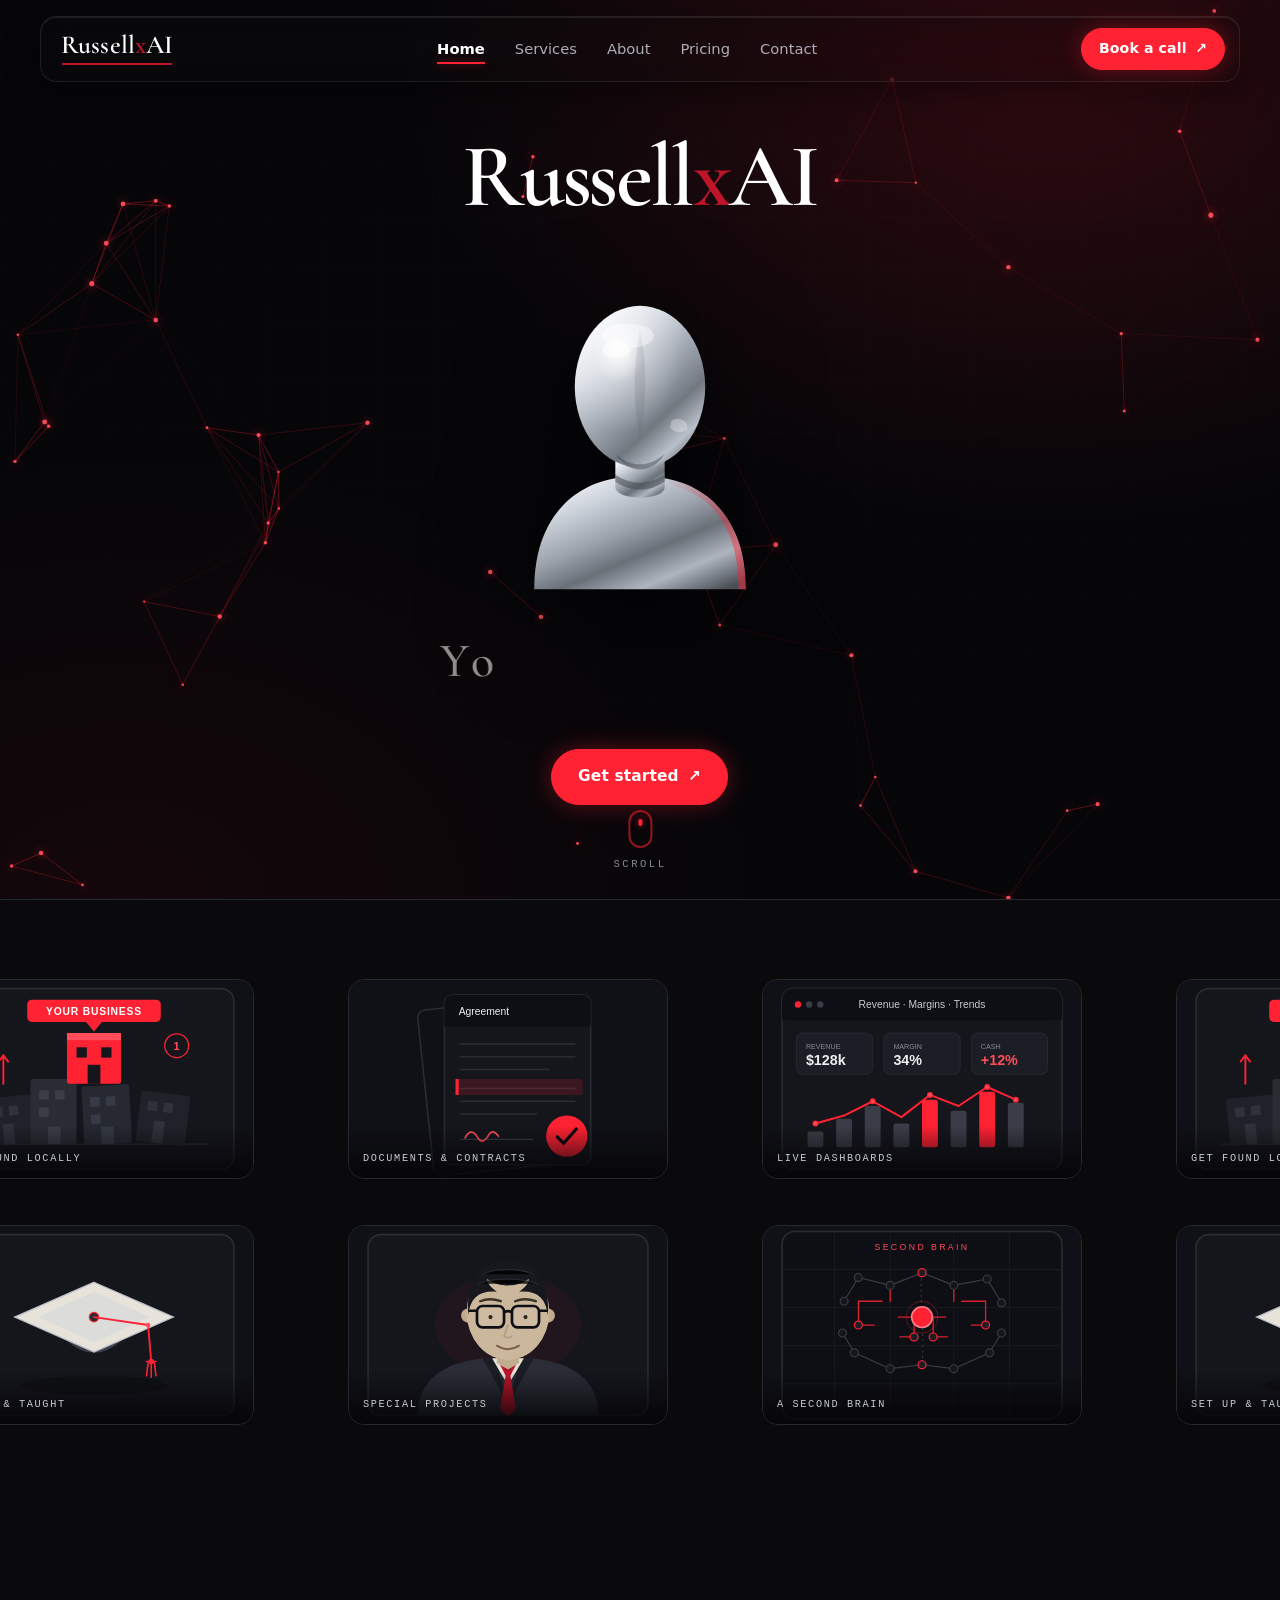
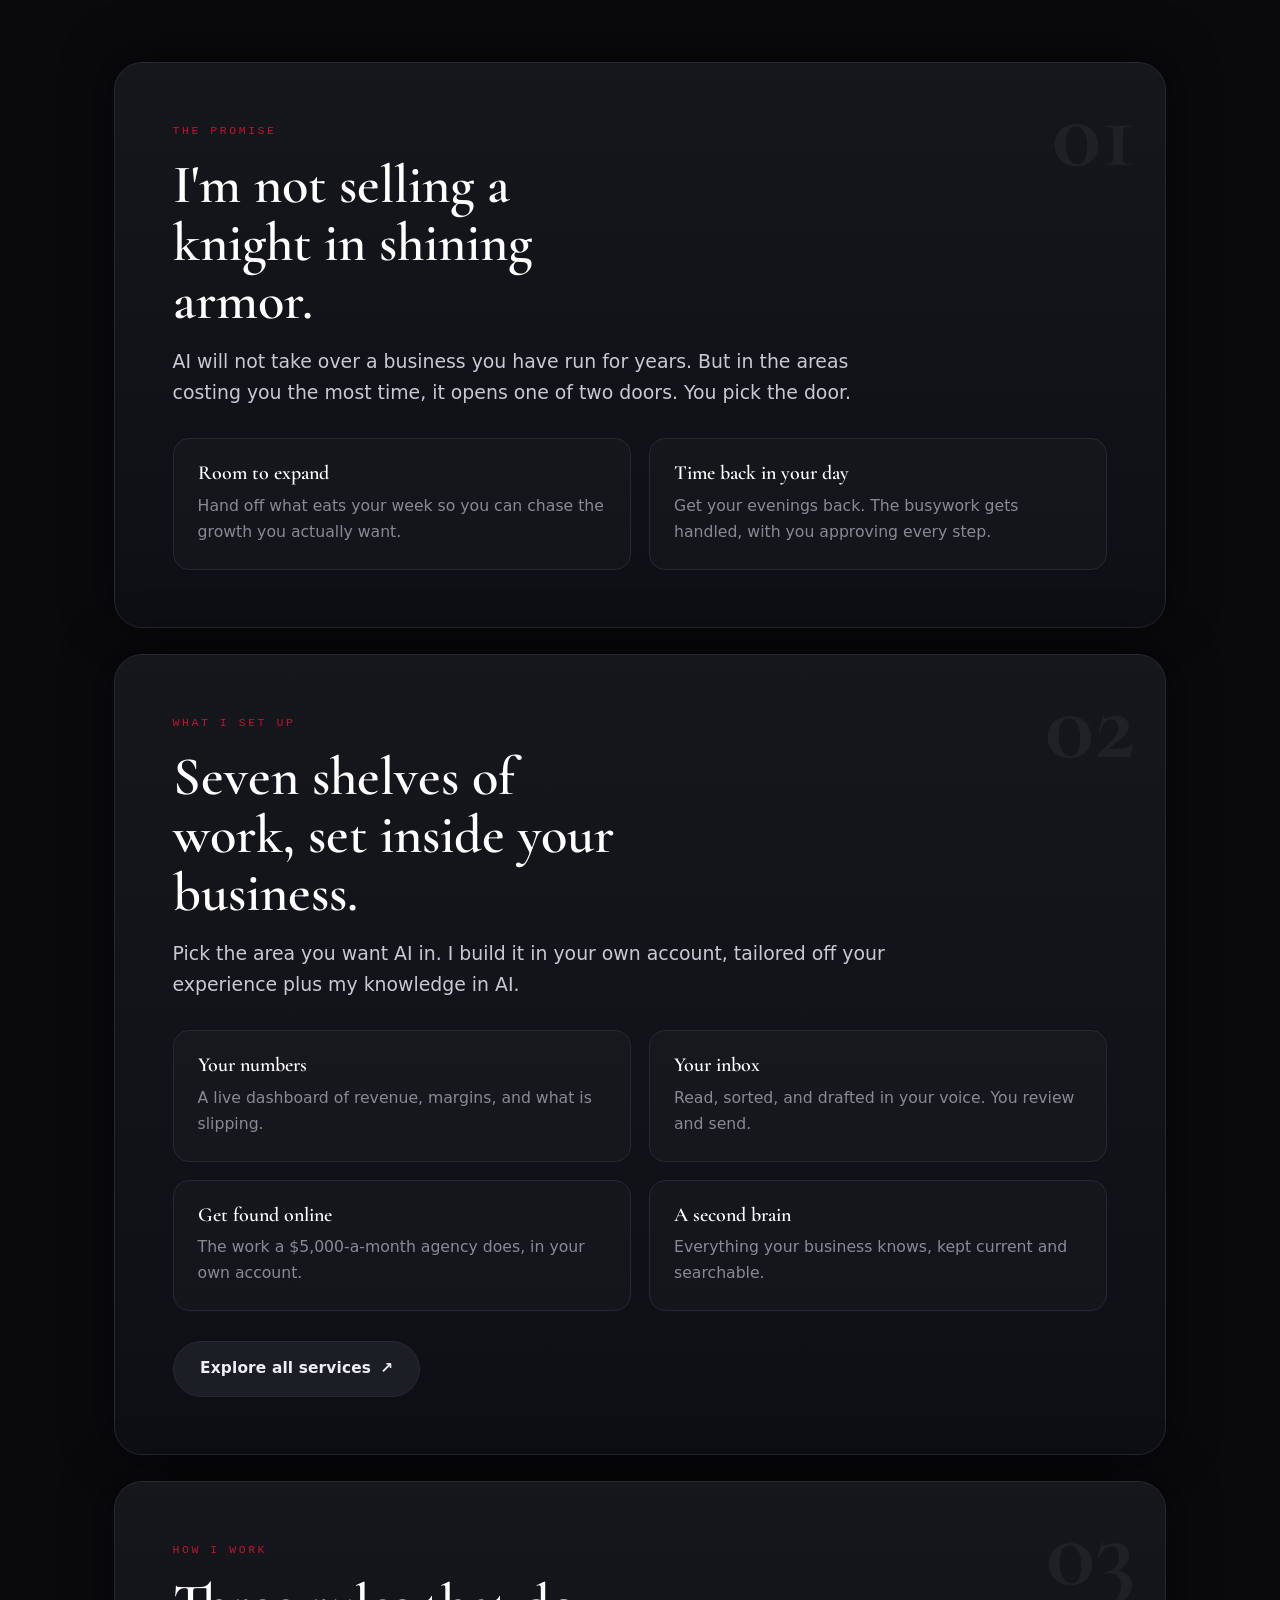
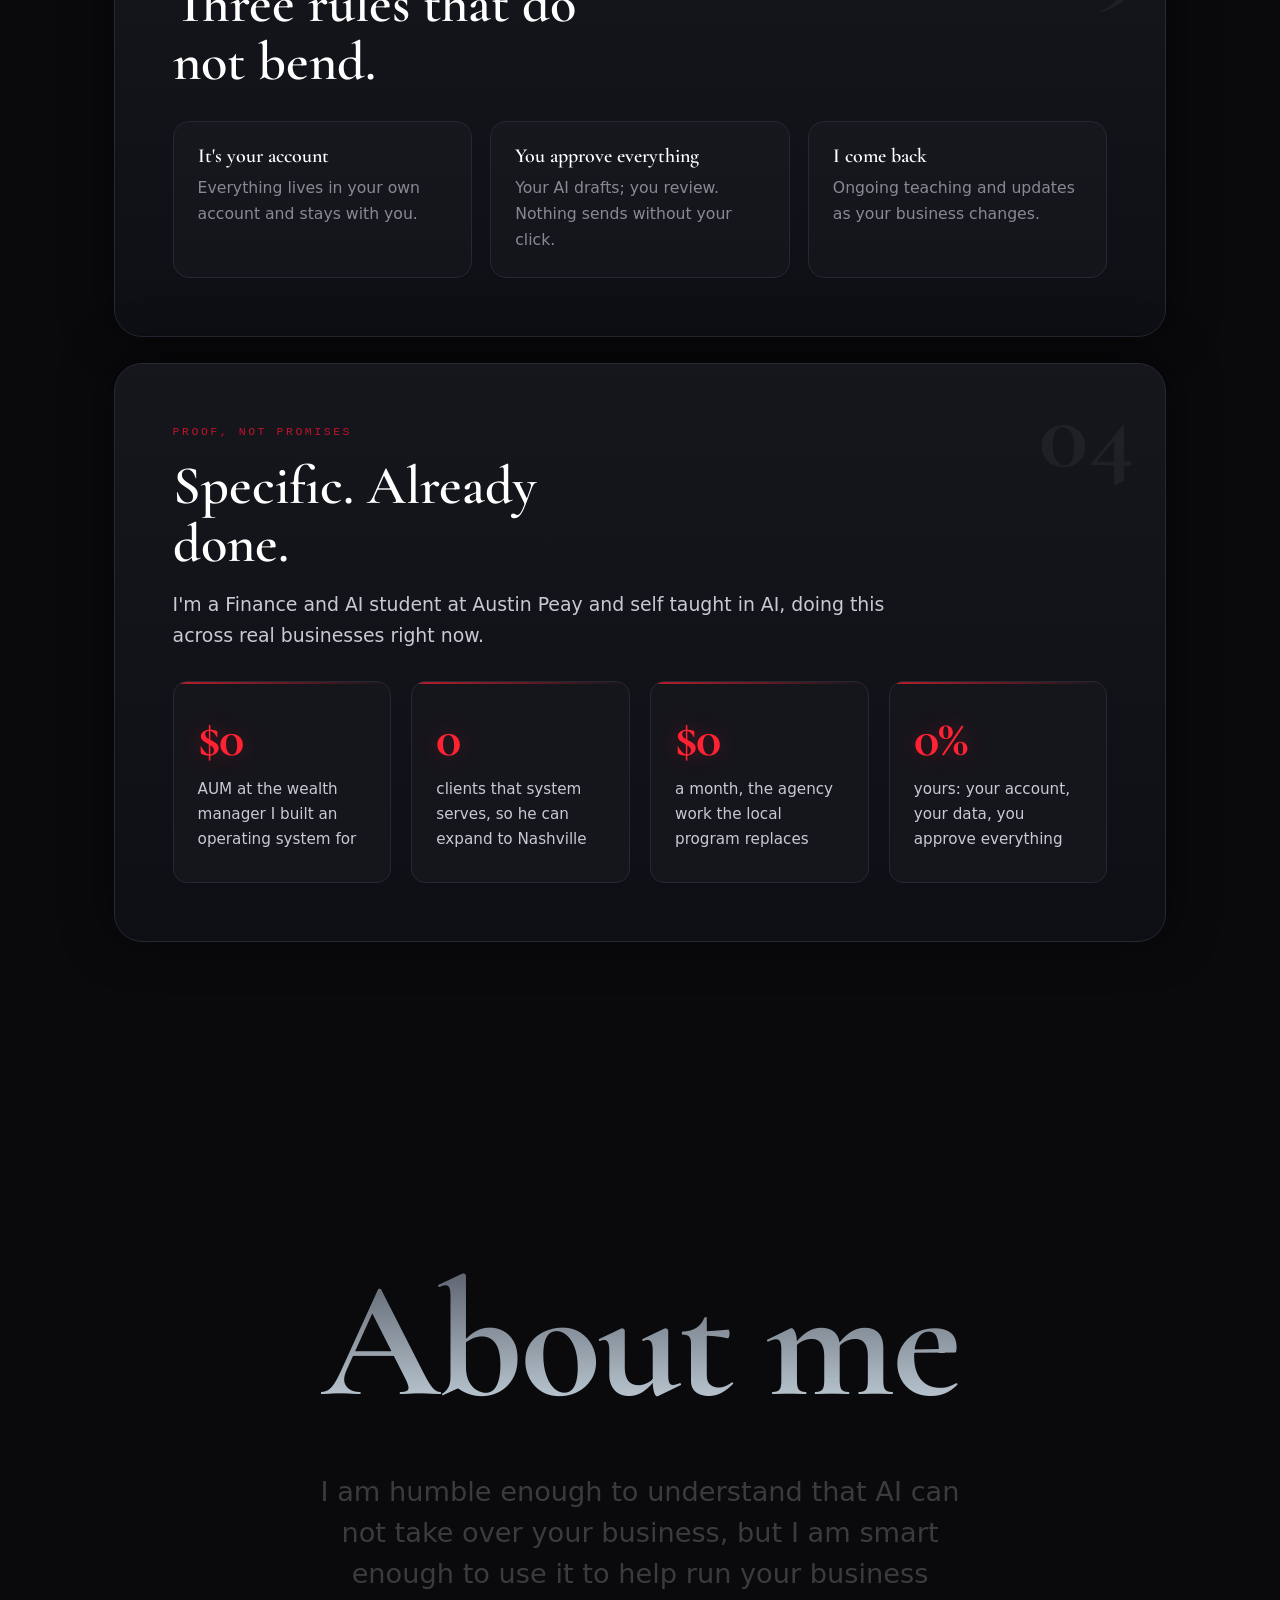
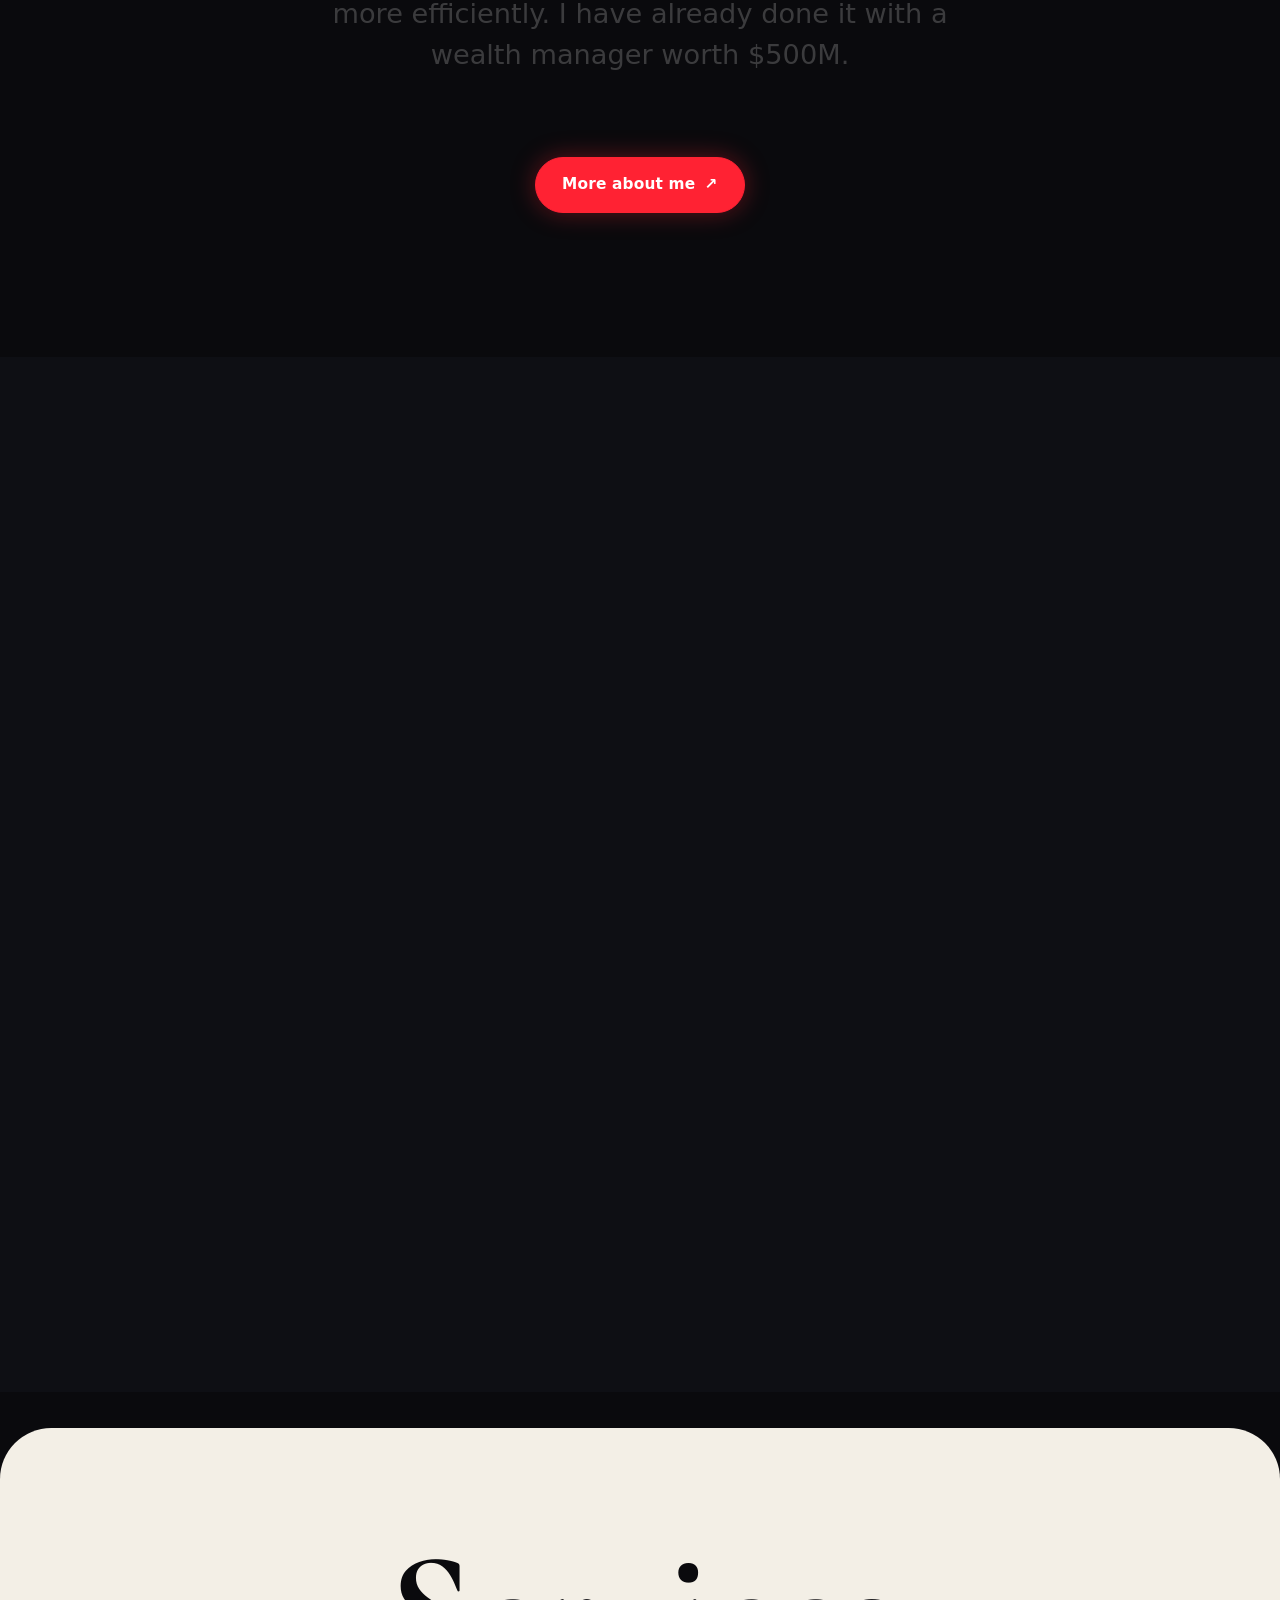
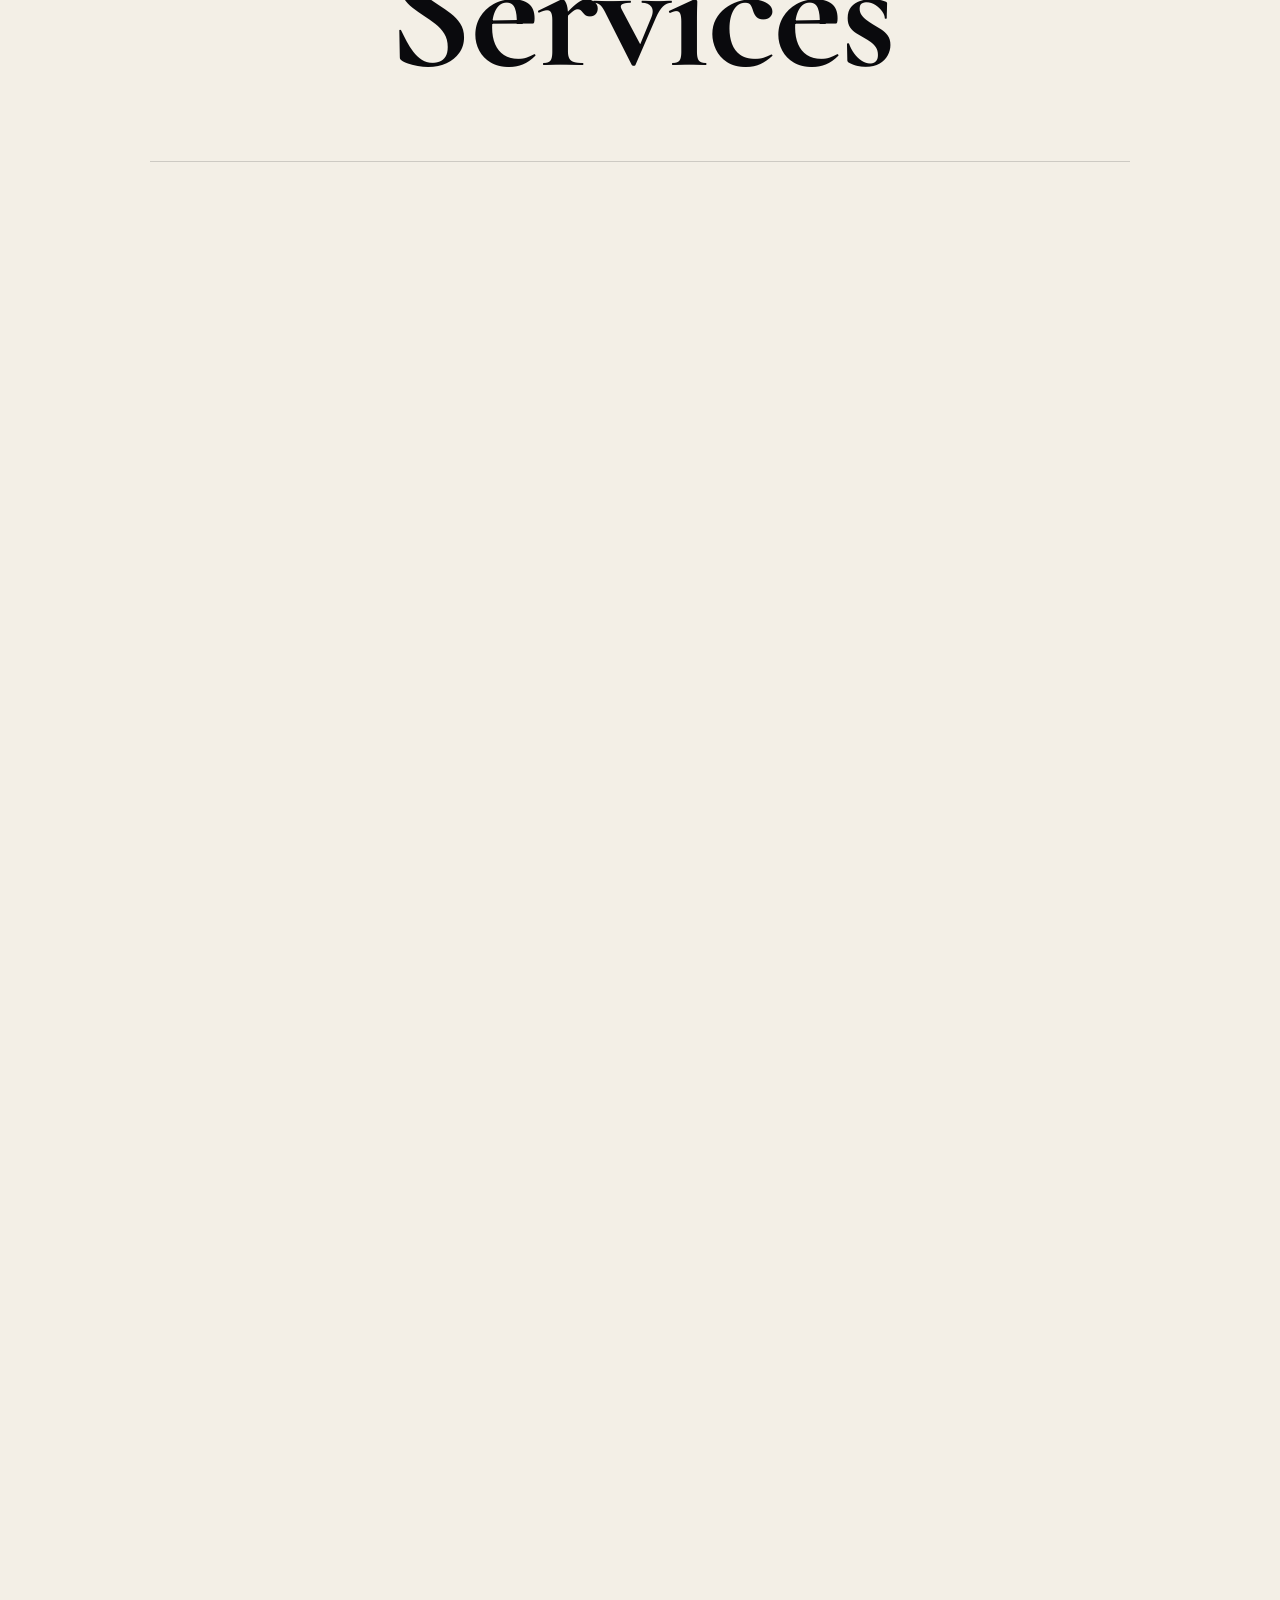
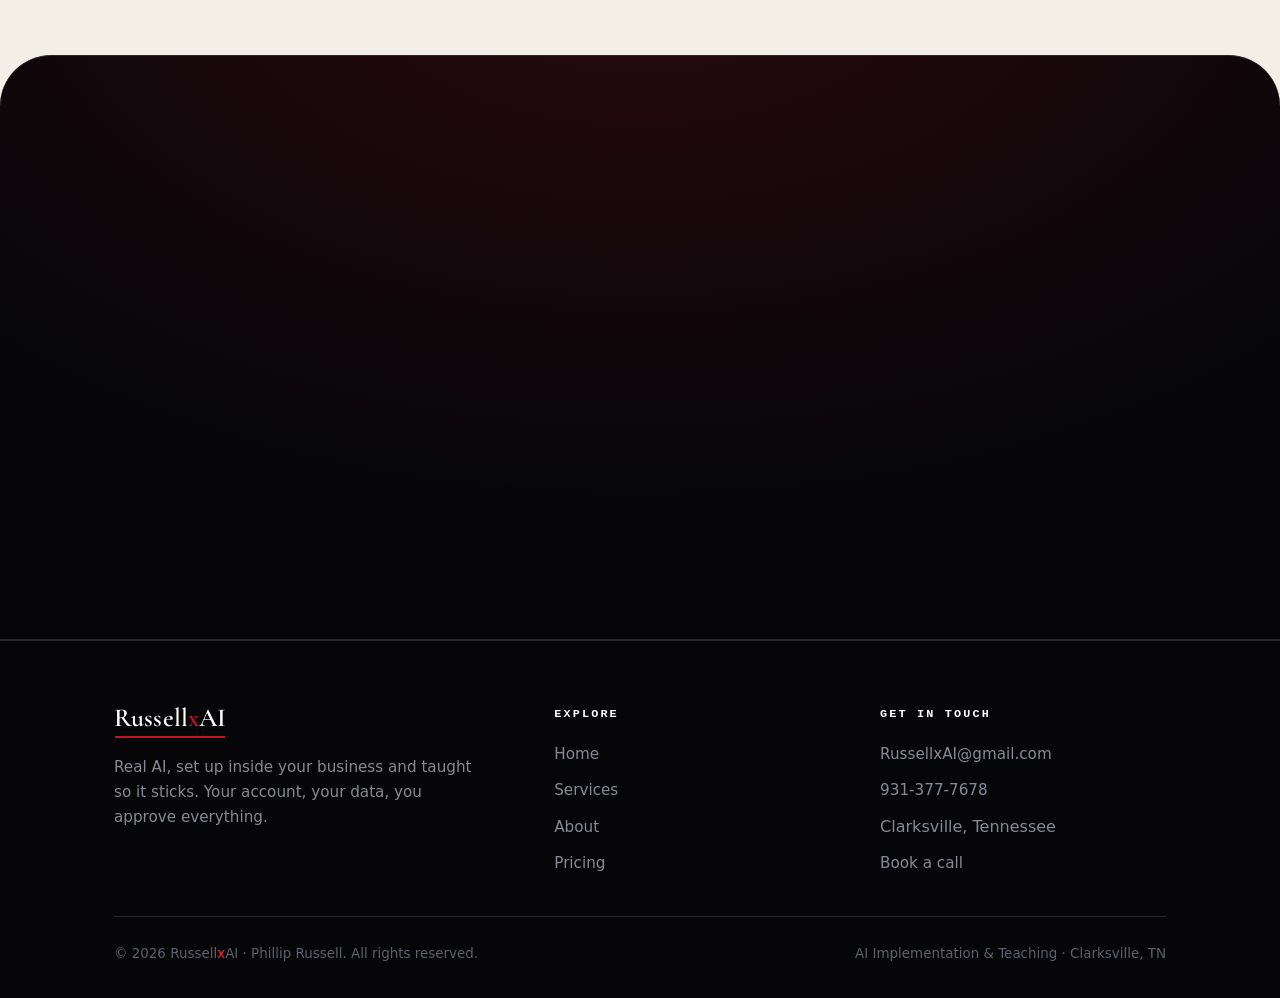
<file: index.html>
﻿<!DOCTYPE html>
<html lang="en">
<head>
<meta charset="utf-8">
<meta name="viewport" content="width=device-width, initial-scale=1">
<meta http-equiv="Content-Security-Policy" content="default-src 'self'; img-src 'self' data:; style-src 'self'; script-src 'self'; font-src 'self'; connect-src 'self' https://formspree.io; form-action 'self' https://formspree.io; base-uri 'self'; frame-ancestors 'none'; object-src 'none'; upgrade-insecure-requests">
<meta http-equiv="X-Content-Type-Options" content="nosniff">
<meta name="referrer" content="strict-origin-when-cross-origin">

<title>RussellxAI, AI Implementation &amp; Teaching for Clarksville, TN Businesses</title>
<meta name="description" content="RussellxAI brings real AI into Clarksville, Tennessee small businesses, set up inside your own account, tailored to how you already work, and taught until your team owns it. Founded by Phillip Russell. Setup $500, partnership $750/month.">
<meta name="keywords" content="AI for small business Clarksville TN, AI implementation Clarksville, AI consultant Clarksville Tennessee, AI automation, local SEO Clarksville, second brain, RussellxAI, Phillip Russell">
<meta name="author" content="Phillip Russell, RussellxAI">
<link rel="canonical" href="https://philruss11.github.io/russellxai/">
<meta name="theme-color" content="#0a0a0d">
<meta name="geo.region" content="US-TN">
<meta name="geo.placename" content="Clarksville, Tennessee">
<meta name="geo.position" content="36.5298;-87.3595">
<meta name="ICBM" content="36.5298, -87.3595">

<meta property="og:type" content="website">
<meta property="og:site_name" content="RussellxAI">
<meta property="og:title" content="RussellxAI, AI Implementation &amp; Teaching · Clarksville, TN">
<meta property="og:description" content="Real AI, set up inside your business and taught so it sticks. Built for Clarksville, Tennessee owners by Phillip Russell.">
<meta property="og:url" content="https://philruss11.github.io/russellxai/">
<meta property="og:image" content="https://philruss11.github.io/russellxai/assets/img/og-image.png">
<meta property="og:image:width" content="1200">
<meta property="og:image:height" content="630">
<meta name="twitter:card" content="summary_large_image">
<meta name="twitter:title" content="RussellxAI, AI Implementation &amp; Teaching · Clarksville, TN">
<meta name="twitter:description" content="Real AI, set up inside your business and taught so it sticks. Built for Clarksville, Tennessee.">
<meta name="twitter:image" content="https://philruss11.github.io/russellxai/assets/img/og-image.png">

<link rel="icon" type="image/svg+xml" href="assets/img/favicon.svg">
<link rel="apple-touch-icon" href="assets/img/favicon.svg">
<link rel="preload" as="style" href="assets/css/styles.css">
<link rel="stylesheet" href="assets/css/styles.css">

<script type="application/ld+json">
{
  "@context":"https://schema.org",
  "@type":"ProfessionalService",
  "@id":"https://philruss11.github.io/russellxai/#business",
  "name":"RussellxAI",
  "alternateName":"Russell x AI",
  "description":"AI implementation and teaching for small businesses, set up inside the client's own account, tailored to their work, and taught until it sticks. Serving Clarksville, Tennessee and the surrounding area.",
  "url":"https://philruss11.github.io/russellxai/",
  "email":"RussellxAI@gmail.com",
  "telephone":"+1-931-377-7678",
  "founder":{"@type":"Person","name":"Phillip Russell","jobTitle":"Founder & AI Engineer","alumniOf":"Austin Peay State University"},
  "areaServed":[
    {"@type":"City","name":"Clarksville","containedInPlace":{"@type":"State","name":"Tennessee"}},
    {"@type":"City","name":"Nashville","containedInPlace":{"@type":"State","name":"Tennessee"}}
  ],
  "address":{"@type":"PostalAddress","addressLocality":"Clarksville","addressRegion":"TN","addressCountry":"US"},
  "geo":{"@type":"GeoCoordinates","latitude":36.5298,"longitude":-87.3595},
  "priceRange":"$500 setup + $750/month",
  "knowsAbout":["AI implementation","Business automation","Local SEO","Financial dashboards","Second brain knowledge systems","AI training"],
  "makesOffer":[
    {"@type":"Offer","itemOffered":{"@type":"Service","name":"AI setup & teaching"},"price":"500","priceCurrency":"USD","description":"One-time setup inside your own account."},
    {"@type":"Offer","itemOffered":{"@type":"Service","name":"Ongoing AI partnership"},"price":"750","priceCurrency":"USD","description":"Monthly teaching and updates as your business changes."}
  ],
  "sameAs":[]
}
</script>
</head>
<body id="top" class="is-home">

<div class="progress" id="progress" aria-hidden="true"></div>

<!-- ============ NAV ============ -->
<header class="nav" id="nav">
  <a class="brand" href="index.html" aria-label="RussellxAI home">
    <img class="mark" src="assets/img/favicon.svg" alt="" width="30" height="30">
    Russell<span class="x">x</span>AI
  </a>
  <nav aria-label="Primary">
    <ul class="nav-links">
      <li><a href="index.html" class="active" aria-current="page">Home</a></li>
      <li><a href="services.html">Services</a></li>
      <li><a href="about.html">About</a></li>
      <li><a href="pricing.html">Pricing</a></li>
      <li><a href="contact.html">Contact</a></li>
    </ul>
  </nav>
  <div class="nav-cta">
    <a class="btn btn--gold nav-book" href="contact.html">Book a call <span class="arrow">↗</span></a>
    <button class="nav-toggle" id="navToggle" aria-label="Open menu" aria-expanded="false">
      <span></span><span></span><span></span>
    </button>
  </div>
</header>

<!-- ============ HERO ============ -->
<section class="hero hero--min" aria-label="RussellxAI">
  <canvas class="hero__canvas" id="heroCanvas" aria-hidden="true"></canvas>
  <div class="hero__veil" aria-hidden="true"></div>
  <div class="container hero__inner">
    <h1 class="hero__brand reveal in">Russell<span class="x">x</span>AI</h1>
    <div class="hero__chrome" id="heroChrome" aria-hidden="true"><img src="assets/img/chrome-human.svg" alt="" width="320" height="380" loading="eager"></div>
    <p class="hero__tagline char-head">Your business <span class="accent">+</span> AI</p>
    <div class="hero__actions reveal in" data-delay="2">
      <span class="magnetic"><a class="btn btn--gold" href="contact.html">Get started <span class="arrow">↗</span></a></span>
    </div>
  </div>
  <a href="#marquee" class="hero__scroll" aria-label="Scroll down">
    <span class="mouse"></span>
    Scroll
  </a>
</section>

<!-- ============ MARQUEE ============ -->
<section class="marquee" id="marquee" aria-label="What I build" aria-hidden="true">
  <div class="marquee__row" id="mrow1">
    <figure class="marquee__tile"><img src="assets/img/svc-numbers.svg" alt="" loading="lazy"><figcaption>Live dashboards</figcaption></figure>
    <figure class="marquee__tile"><img src="assets/img/svc-marketing.svg" alt="" loading="lazy"><figcaption>Get found locally</figcaption></figure>
    <figure class="marquee__tile"><img src="assets/img/svc-documents.svg" alt="" loading="lazy"><figcaption>Documents &amp; contracts</figcaption></figure>
  </div>
  <div class="marquee__row" id="mrow2">
    <figure class="marquee__tile"><img src="assets/img/svc-brain.svg" alt="" loading="lazy"><figcaption>A second brain</figcaption></figure>
    <figure class="marquee__tile"><img src="assets/img/svc-setup.svg" alt="" loading="lazy"><figcaption>Set up &amp; taught</figcaption></figure>
    <figure class="marquee__tile"><img src="assets/img/svc-advisory.svg" alt="" loading="lazy"><figcaption>Special projects</figcaption></figure>
  </div>
</section>

<!-- ============ STICKY-STACKING STORY ============ -->
<section class="section section--tight" aria-label="The story">
  <div class="container">
    <p class="eyebrow reveal">How it works</p>
    <h2 class="section-title reveal" data-delay="1">Scroll through it.</h2>
    <div class="stack" id="stack">

      <div class="stack__item"><article class="panel">
        <span class="panel__num">01</span>
        <div class="panel__tag">The promise</div>
        <h2>I'm not selling a knight in shining armor.</h2>
        <p>AI will not take over a business you have run for years. But in the areas costing you the most time, it opens one of two doors. You pick the door.</p>
        <div class="panel__grid">
          <div class="panel__cell"><h4>Room to expand</h4><p>Hand off what eats your week so you can chase the growth you actually want.</p></div>
          <div class="panel__cell"><h4>Time back in your day</h4><p>Get your evenings back. The busywork gets handled, with you approving every step.</p></div>
        </div>
      </article></div>

      <div class="stack__item"><article class="panel">
        <span class="panel__num">02</span>
        <div class="panel__tag">What I set up</div>
        <h2>Seven shelves of work, set inside your business.</h2>
        <p>Pick the area you want AI in. I build it in your own account, tailored off your experience plus my knowledge in AI.</p>
        <div class="panel__grid">
          <div class="panel__cell"><h4>Your numbers</h4><p>A live dashboard of revenue, margins, and what is slipping.</p></div>
          <div class="panel__cell"><h4>Your inbox</h4><p>Read, sorted, and drafted in your voice. You review and send.</p></div>
          <div class="panel__cell"><h4>Get found online</h4><p>The work a $5,000-a-month agency does, in your own account.</p></div>
          <div class="panel__cell"><h4>A second brain</h4><p>Everything your business knows, kept current and searchable.</p></div>
        </div>
        <div class="actions-row"><a class="btn" href="services.html">Explore all services <span class="arrow">↗</span></a></div>
      </article></div>

      <div class="stack__item"><article class="panel">
        <span class="panel__num">03</span>
        <div class="panel__tag">How I work</div>
        <h2>Three rules that do not bend.</h2>
        <div class="panel__grid panel__grid--three">
          <div class="panel__cell"><h4>It's your account</h4><p>Everything lives in your own account and stays with you.</p></div>
          <div class="panel__cell"><h4>You approve everything</h4><p>Your AI drafts; you review. Nothing sends without your click.</p></div>
          <div class="panel__cell"><h4>I come back</h4><p>Ongoing teaching and updates as your business changes.</p></div>
        </div>
      </article></div>

      <div class="stack__item"><article class="panel">
        <span class="panel__num">04</span>
        <div class="panel__tag">Proof, not promises</div>
        <h2>Specific. Already done.</h2>
        <p>I'm a Finance and AI student at Austin Peay and self taught in AI, doing this across real businesses right now.</p>
        <div class="proof-grid">
          <div class="stat"><div class="stat__num" data-count="500" data-prefix="$" data-suffix="M">$0</div><div class="stat__label">AUM at the wealth manager I built an operating system for</div></div>
          <div class="stat"><div class="stat__num" data-count="400" data-suffix="+">0</div><div class="stat__label">clients that system serves, so he can expand to Nashville</div></div>
          <div class="stat"><div class="stat__num" data-count="5000" data-prefix="$" data-format="comma">$0</div><div class="stat__label">a month, the agency work the local program replaces</div></div>
          <div class="stat"><div class="stat__num" data-count="100" data-suffix="%">0%</div><div class="stat__label">yours: your account, your data, you approve everything</div></div>
        </div>
      </article></div>

    </div>
  </div>
</section>

<!-- ============ ABOUT (scroll-reveal text) ============ -->
<section class="about-sec" aria-label="About me">
  <img class="about-sec__deco deco-tl reveal" src="assets/img/svc-brain.svg" alt="" aria-hidden="true" loading="lazy">
  <img class="about-sec__deco deco-tr reveal" src="assets/img/svc-numbers.svg" alt="" aria-hidden="true" loading="lazy">
  <img class="about-sec__deco deco-bl reveal" src="assets/img/svc-setup.svg" alt="" aria-hidden="true" loading="lazy">
  <img class="about-sec__deco deco-br reveal" src="assets/img/svc-marketing.svg" alt="" aria-hidden="true" loading="lazy">
  <div class="container about-sec__inner">
    <h2 class="huge grad-text">About me</h2>
    <p class="animated-text">I am humble enough to understand that AI can not take over your business, but I am smart enough to use it to help run your business more efficiently. I have already done it with a wealth manager worth $500M.</p>
    <span class="magnetic"><a class="btn btn--gold" href="about.html">More about me <span class="arrow">↗</span></a></span>
  </div>
</section>

<!-- ============ UI/UX PRINCIPLES ============ -->
<section class="section principles" aria-label="Design principles">
  <div class="container">
    <p class="eyebrow reveal">Your digital presence</p>
    <h2 class="section-title reveal" data-delay="1">Built on principles, not guesswork.</h2>
    <p class="section-lead reveal" data-delay="2">Your site, and the AI behind it, built on the same fundamentals that make a presence work.</p>
    <div class="principles__grid">
      <div class="principle reveal"><div class="principle__n">01</div><h4>Wireframe</h4><p>A grayscale blueprint of the layout, planned before any visual polish.</p></div>
      <div class="principle reveal"><div class="principle__n">02</div><h4>Visual hierarchy</h4><p>Elements arranged by importance, guiding your eye to what matters first.</p></div>
      <div class="principle reveal"><div class="principle__n">03</div><h4>White space</h4><p>The empty room that prevents clutter and lets the design breathe.</p></div>
      <div class="principle reveal"><div class="principle__n">04</div><h4>Typography</h4><p>Fonts spaced and styled for readability and a clear order.</p></div>
      <div class="principle reveal"><div class="principle__n">05</div><h4>Grid system</h4><p>Columns and rows that keep everything aligned and balanced.</p></div>
      <div class="principle reveal"><div class="principle__n">06</div><h4>Prototype</h4><p>A clickable model that tests the flow before a line of code.</p></div>
      <div class="principle reveal"><div class="principle__n">07</div><h4>Call to action</h4><p>A clear prompt that moves you to the next step.</p></div>
      <div class="principle reveal"><div class="principle__n">08</div><h4>Micro-interactions</h4><p>Tiny animations and feedback that make it feel responsive.</p></div>
      <div class="principle reveal"><div class="principle__n">09</div><h4>User journey</h4><p>The exact path a visitor takes to get something done.</p></div>
      <div class="principle reveal"><div class="principle__n">10</div><h4>Information architecture</h4><p>Content organized so people find what they need.</p></div>
    </div>
  </div>
</section>

<!-- ============ WHITE SERVICES (numbered) ============ -->
<section class="services-light" aria-label="Services menu">
  <div class="container">
    <h2 class="huge">Services</h2>
    <div class="svc-list">
      <div class="svc-list__item reveal"><div class="svc-list__num">01</div><div class="svc-list__body"><div class="svc-list__name">Your numbers</div><p class="svc-list__desc">A live dashboard of your revenue, margins, and what is slipping, plus invoice chasing and a fifteen-minute month-end. If you choose to share your statements, it updates the moment you drop new ones in.</p></div></div>
      <div class="svc-list__item reveal"><div class="svc-list__num">02</div><div class="svc-list__body"><div class="svc-list__name">Your inbox</div><p class="svc-list__desc">Email read, sorted, and drafted in your own voice. You review and send. Your inbox stops being a job.</p></div></div>
      <div class="svc-list__item reveal"><div class="svc-list__num">03</div><div class="svc-list__body"><div class="svc-list__name">Get found online</div><p class="svc-list__desc">The SEO work a five thousand dollar a month agency does, run inside your own account, plus content in your voice on a schedule.</p></div></div>
      <div class="svc-list__item reveal"><div class="svc-list__num">04</div><div class="svc-list__body"><div class="svc-list__name">Documents &amp; contracts</div><p class="svc-list__desc">Reports, proposals, and presentations described in a sentence and delivered as the real file. Contracts read first and flagged before you sign.</p></div></div>
      <div class="svc-list__item reveal"><div class="svc-list__num">05</div><div class="svc-list__body"><div class="svc-list__name">A second brain</div><p class="svc-list__desc">Everything your business knows, organized into one searchable brain your AI keeps current. For the ready, the full operating system.</p></div></div>
      <div class="svc-list__item reveal"><div class="svc-list__num">06</div><div class="svc-list__body"><div class="svc-list__name">Set up &amp; taught</div><p class="svc-list__desc">Your own account configured with the approval model on, the right tools installed, and your team taught on your real work until it sticks.</p></div></div>
      <div class="svc-list__item reveal"><div class="svc-list__num">07</div><div class="svc-list__body"><div class="svc-list__name">Special projects</div><p class="svc-list__desc">A niche need or a one-off. You tell me what you want, I research it properly, and I build it for you.</p></div></div>
    </div>
  </div>
</section>

<!-- ============ CTA BAND ============ -->
<section class="cta-band cta-band--overlap" aria-label="Get started">
  <div class="container">
    <p class="eyebrow reveal">Let's open a door</p>
    <h2 class="reveal" data-delay="1">Tell me where your business is losing the most time.</h2>
    <p class="reveal" data-delay="2">I'll show you what I'd set up, no jargon. Right now it is $500 to set up and $750 a month. That rate climbs as I take on more clients, so getting in early locks yours.</p>
    <div class="hero__actions reveal" data-delay="3">
      <span class="magnetic"><a class="btn btn--gold" href="contact.html">Get on my schedule <span class="arrow">↗</span></a></span>
      <a class="btn btn--ghost" href="pricing.html">See pricing</a>
    </div>
  </div>
</section>

<!-- ============ FOOTER ============ -->
<footer class="footer" aria-label="Footer">
  <div class="container">
    <div class="footer__top">
      <div>
        <div class="brand">Russell<span class="x">x</span>AI</div>
        <p>Real AI, set up inside your business and taught so it sticks. Your account, your data, you approve everything.</p>
      </div>
      <div>
        <h5>Explore</h5>
        <ul>
          <li><a href="index.html">Home</a></li>
          <li><a href="services.html">Services</a></li>
          <li><a href="about.html">About</a></li>
          <li><a href="pricing.html">Pricing</a></li>
        </ul>
      </div>
      <div>
        <h5>Get in touch</h5>
        <ul>
          <li><a href="mailto:RussellxAI@gmail.com">RussellxAI@gmail.com</a></li>
          <li><a href="tel:+19313777678">931-377-7678</a></li>
          <li><span>Clarksville, Tennessee</span></li>
          <li><a href="contact.html">Book a call</a></li>
        </ul>
      </div>
    </div>
    <div class="footer__bottom">
      <span>© <span id="year">2026</span> Russell<span class="x">x</span>AI · Phillip Russell. All rights reserved.</span>
      <span>AI Implementation &amp; Teaching · Clarksville, TN</span>
    </div>
  </div>
</footer>

<script src="assets/js/main.js" defer></script>
</body>
</html>
</file>
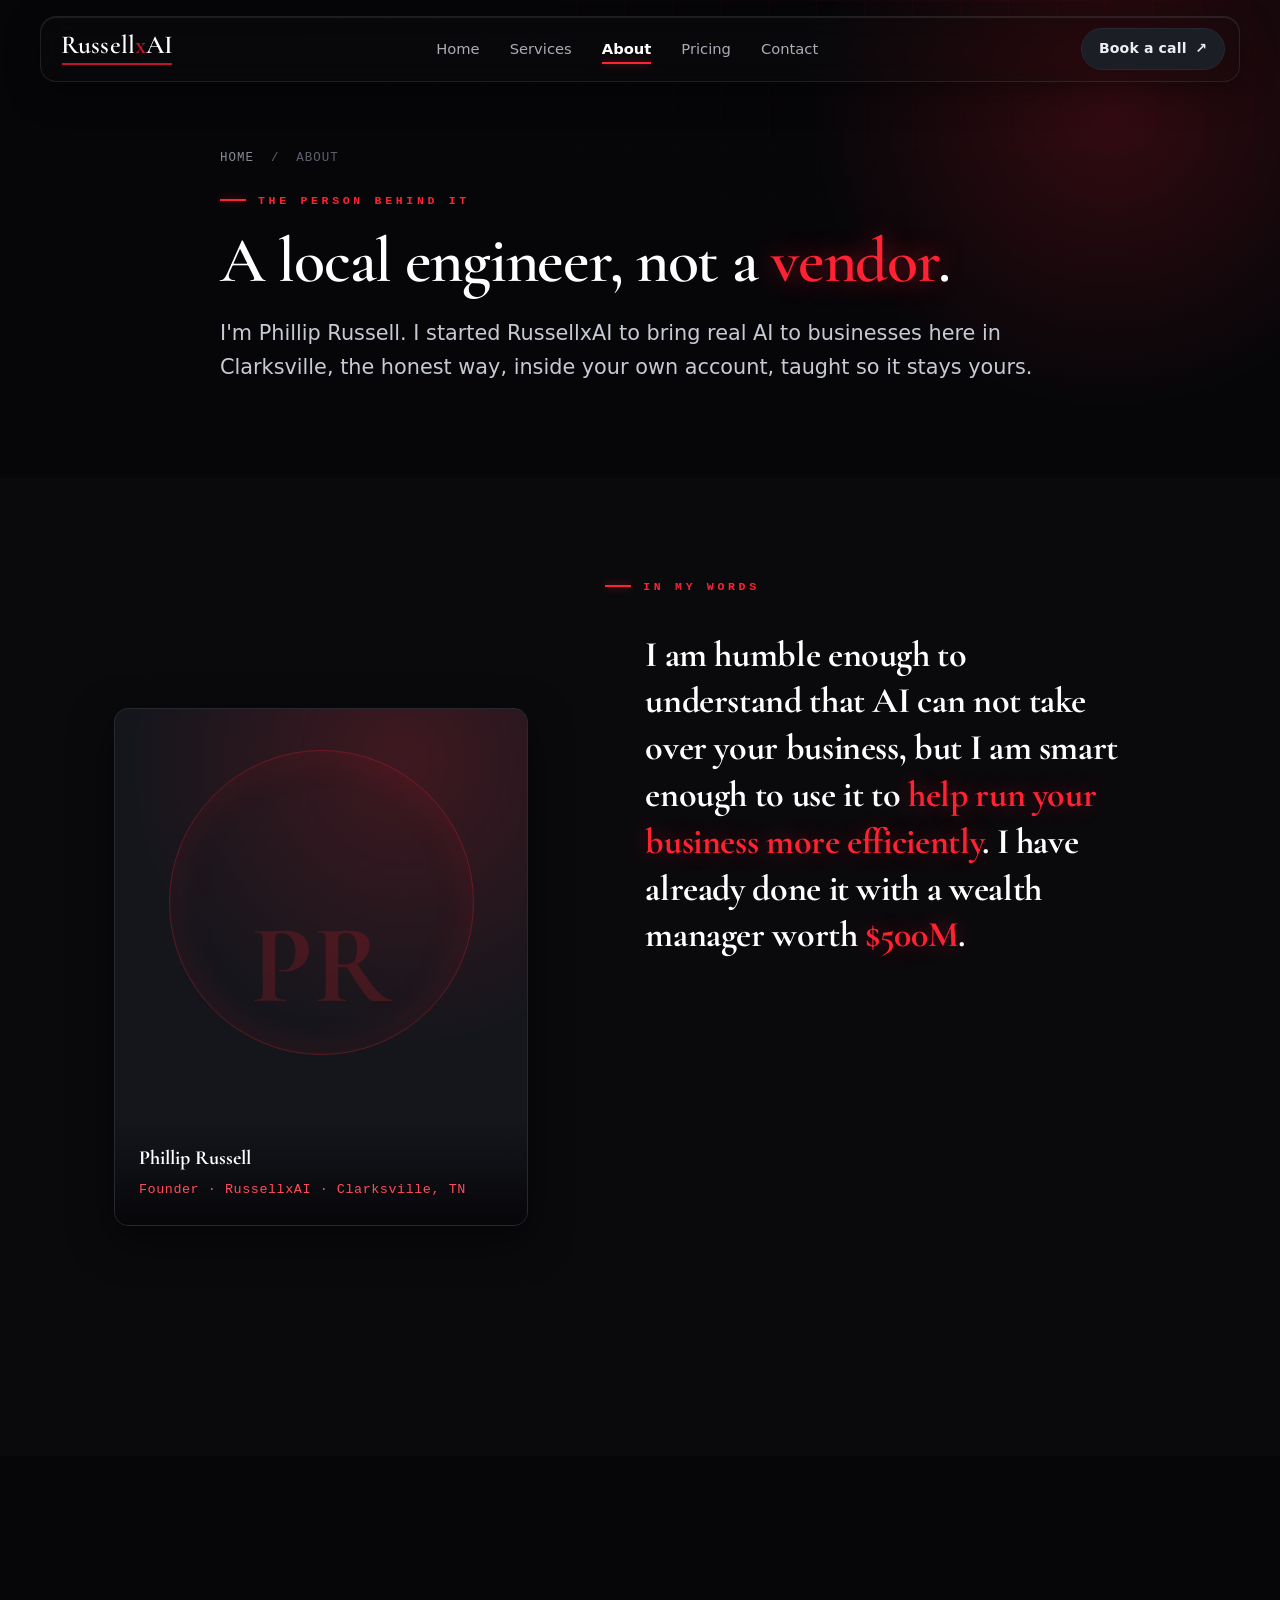
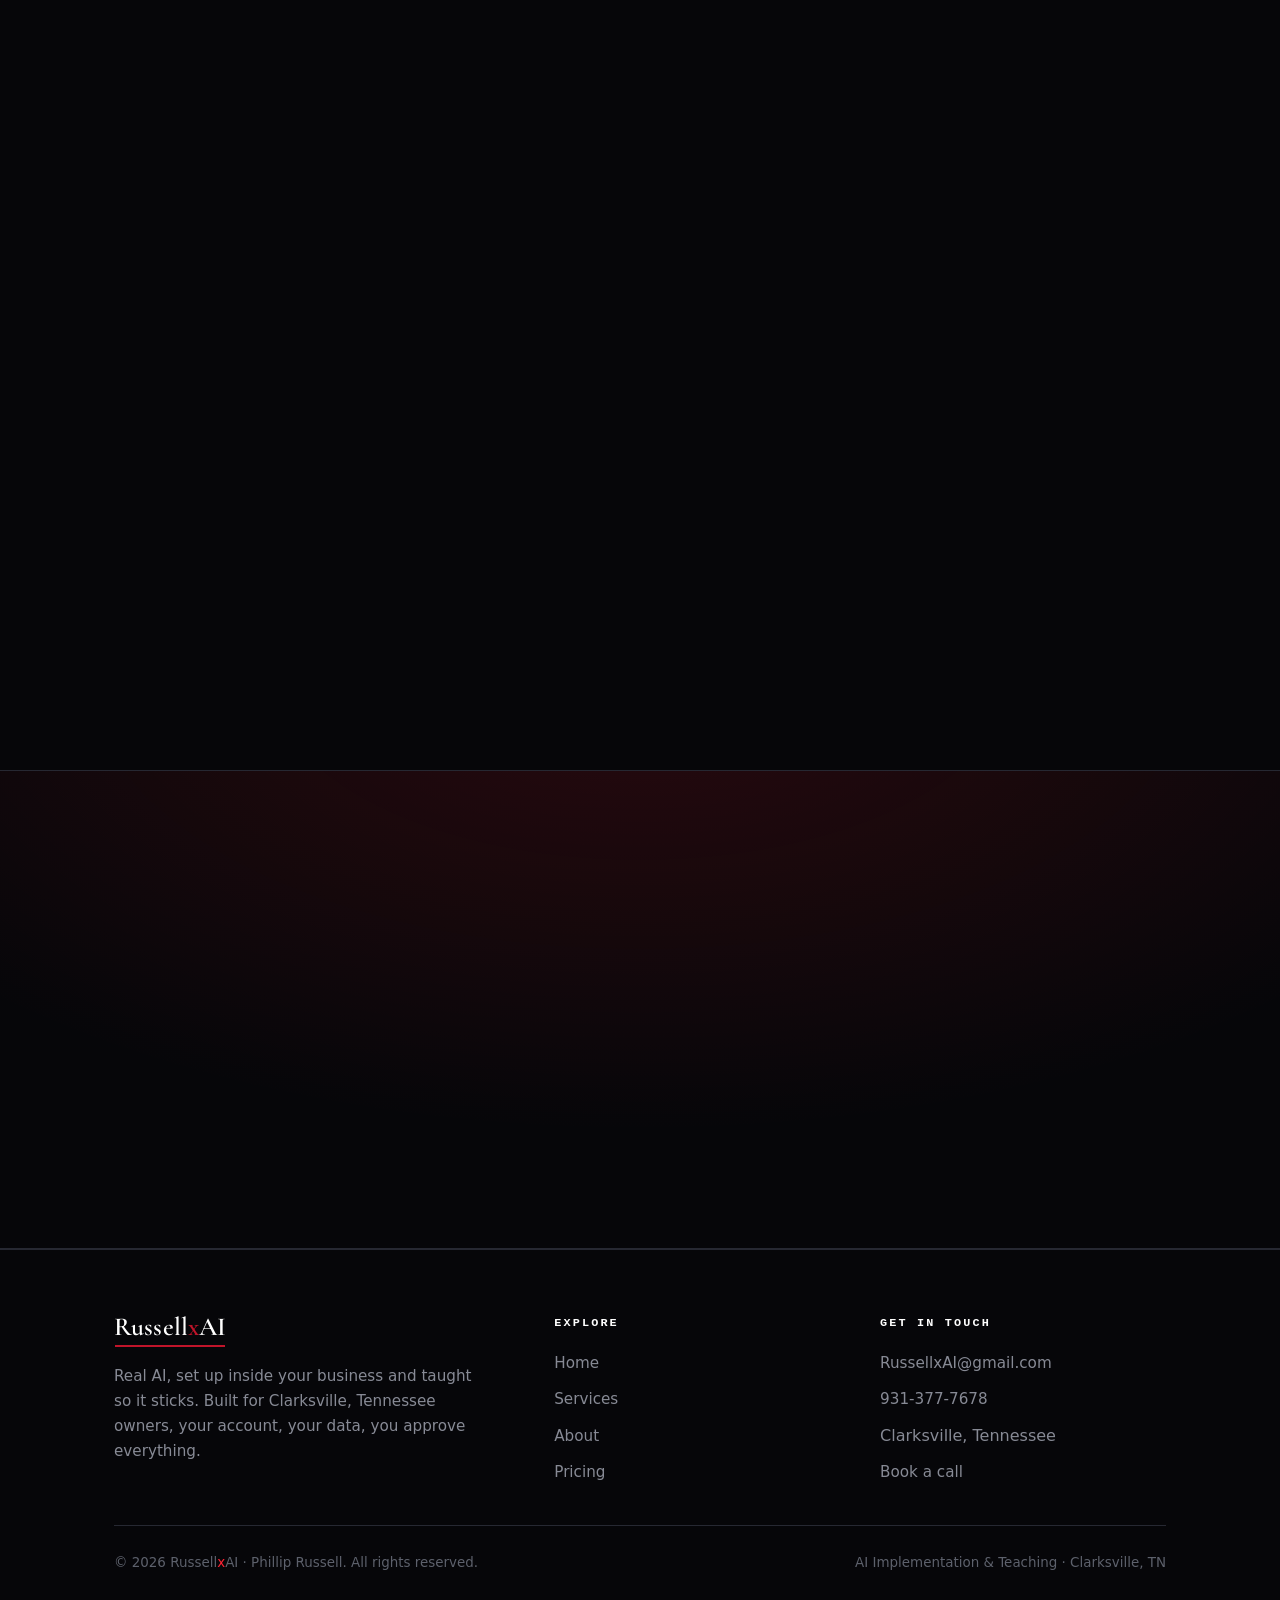
<file: about.html>
﻿<!DOCTYPE html>
<html lang="en">
<head>
<meta charset="utf-8">
<meta name="viewport" content="width=device-width, initial-scale=1">
<meta http-equiv="Content-Security-Policy" content="default-src 'self'; img-src 'self' data:; style-src 'self'; script-src 'self'; font-src 'self'; connect-src 'self' https://formspree.io; form-action 'self' https://formspree.io; base-uri 'self'; frame-ancestors 'none'; object-src 'none'; upgrade-insecure-requests">
<meta http-equiv="X-Content-Type-Options" content="nosniff">
<meta name="referrer" content="strict-origin-when-cross-origin">

<title>About Phillip Russell, RussellxAI · Clarksville, TN</title>
<meta name="description" content="Phillip Russell, founder of RussellxAI. Finance & AI student at Austin Peay, self-taught AI engineer. Built an operating system for a Clarksville wealth manager with 400+ clients and $500M AUM.">
<link rel="canonical" href="https://philruss11.github.io/russellxai/about.html">
<meta name="theme-color" content="#0a0a0d">
<meta property="og:type" content="profile">
<meta property="og:site_name" content="RussellxAI">
<meta property="og:title" content="About Phillip Russell, RussellxAI">
<meta property="og:description" content="Humble enough to know AI can't take over your business, smart enough to use it to run it more efficiently.">
<meta property="og:url" content="https://philruss11.github.io/russellxai/about.html">
<meta property="og:image" content="https://philruss11.github.io/russellxai/assets/img/og-image.png">
<meta name="twitter:card" content="summary_large_image">

<link rel="icon" type="image/svg+xml" href="assets/img/favicon.svg">
<link rel="stylesheet" href="assets/css/styles.css">
</head>
<body id="top">

<div class="progress" id="progress" aria-hidden="true"></div>

<header class="nav" id="nav">
  <a class="brand" href="index.html" aria-label="RussellxAI home">
    <img class="mark" src="assets/img/favicon.svg" alt="" width="30" height="30">
    Russell<span class="x">x</span>AI
  </a>
  <nav aria-label="Primary">
    <ul class="nav-links">
      <li><a href="index.html">Home</a></li>
      <li><a href="services.html">Services</a></li>
      <li><a href="about.html" class="active" aria-current="page">About</a></li>
      <li><a href="pricing.html">Pricing</a></li>
      <li><a href="contact.html">Contact</a></li>
    </ul>
  </nav>
  <div class="nav-cta">
    <a class="btn nav-book" href="contact.html">Book a call <span class="arrow">↗</span></a>
    <button class="nav-toggle" id="navToggle" aria-label="Open menu" aria-expanded="false"><span></span><span></span><span></span></button>
  </div>
</header>

<header class="page-header" aria-label="About">
  <div class="page-header__grid" aria-hidden="true"></div>
  <div class="page-header__glow" aria-hidden="true"></div>
  <div class="container page-header__inner">
    <div class="page-header__crumbs"><a href="index.html">Home</a> &nbsp;/&nbsp; About</div>
    <p class="eyebrow reveal in">The person behind it</p>
    <h1 class="reveal in" data-delay="1">A local engineer, not a <span class="accent">vendor</span>.</h1>
    <p class="lead reveal in" data-delay="2">I'm Phillip Russell. I started RussellxAI to bring real AI to businesses here in Clarksville, the honest way, inside your own account, taught so it stays yours.</p>
  </div>
</header>

<section class="section" id="about" aria-label="About Phillip Russell">
  <div class="container about">
    <div class="about__portrait reveal">
      <div class="ring" aria-hidden="true"></div>
      <div class="initials" aria-hidden="true">PR</div>
      <div class="name-plate"><b>Phillip Russell</b><span>Founder · RussellxAI · Clarksville, TN</span></div>
    </div>
    <div>
      <p class="eyebrow reveal">In my words</p>
      <blockquote class="about__quote reveal" data-delay="1">I am humble enough to understand that AI can not take over your business, but I am smart enough to use it to <span class="hl">help run your business more efficiently</span>. I have already done it with a wealth manager worth <span class="hl">$500M</span>.</blockquote>
      <p class="about__body reveal" data-delay="2">I'm a Finance and AI student here locally at Austin Peay, and I'm self-taught in AI. I work across multiple businesses in Clarksville, my biggest client a wealth manager with over 400 clients and $500 million in assets under management. I built him an operating system so he could focus on expanding to Nashville. I'm young and I lean into it. The work is tailored off your experience plus my knowledge in AI, taught so it stays yours.</p>
      <ul class="about__creds reveal" data-delay="3">
        <li>Austin Peay, Finance &amp; AI</li>
        <li>Self-taught AI engineer</li>
        <li>$500M AUM operating-system build</li>
        <li>Multiple Clarksville clients</li>
      </ul>
      <div class="about__sig reveal" data-delay="3">Phillip Russell</div>
    </div>
  </div>
</section>

<!-- proof -->
<section class="section section--dark section--darker" aria-label="Track record">
  <div class="container">
    <p class="eyebrow reveal">Proof, not promises</p>
    <h2 class="section-title reveal" data-delay="1">Local, specific, already done.</h2>
    <div class="proof-grid">
      <div class="stat reveal" data-delay="1"><div class="stat__num" data-count="500" data-prefix="$" data-suffix="M">$0</div><div class="stat__label">AUM at the wealth manager I built an operating system for</div></div>
      <div class="stat reveal" data-delay="2"><div class="stat__num" data-count="400" data-suffix="+">0</div><div class="stat__label">clients that system serves, so he can expand to Nashville</div></div>
      <div class="stat reveal" data-delay="3"><div class="stat__num" data-count="5000" data-prefix="$" data-format="comma">$0</div><div class="stat__label">/month, the SEO agency work the local program replaces</div></div>
      <div class="stat reveal" data-delay="4"><div class="stat__num" data-count="100" data-suffix="%">0%</div><div class="stat__label">yours, your account, your data, you approve everything</div></div>
    </div>
    <div class="cases">
      <article class="case reveal" data-delay="1">
        <div class="case__tag">Wealth management · Clarksville</div>
        <h4>The operating system</h4>
        <p>Built a full AI operating system for a wealth manager with 400+ clients and $500M AUM, so the owner could stop running the back office and start expanding to Nashville.</p>
      </article>
      <article class="case reveal" data-delay="2">
        <div class="case__tag">Softball lessons · Clarksville</div>
        <h4>Numbers on day one</h4>
        <p>For a softball-lesson S-Corp, delivered a financial model and a live dashboard the same day, revenue, tax, and ROI in plain English the owner can reopen anytime.</p>
      </article>
      <article class="case reveal" data-delay="3">
        <div class="case__tag">Tree service · Clarksville</div>
        <h4>A 24/7 receptionist</h4>
        <p>Built an AI phone receptionist for a tree-service crew that answers around the clock and books non-overlapping jobs straight onto the owner's calendar.</p>
      </article>
    </div>
  </div>
</section>

<!-- CTA band -->
<section class="cta-band" aria-label="Get started">
  <div class="container">
    <p class="eyebrow reveal">Let's talk</p>
    <h2 class="reveal" data-delay="1">If that sounds like the kind of help you want,</h2>
    <p class="reveal" data-delay="2">I'd like to get on your schedule. Coffee's on me.</p>
    <div class="hero__actions reveal" data-delay="3">
      <a class="btn btn--gold" href="contact.html">Get on my schedule <span class="arrow">↗</span></a>
      <a class="btn btn--ghost" href="services.html">See what I set up</a>
    </div>
  </div>
</section>

<footer class="footer" aria-label="Footer">
  <div class="container">
    <div class="footer__top">
      <div>
        <div class="brand">Russell<span class="x">x</span>AI</div>
        <p>Real AI, set up inside your business and taught so it sticks. Built for Clarksville, Tennessee owners, your account, your data, you approve everything.</p>
      </div>
      <div>
        <h5>Explore</h5>
        <ul>
          <li><a href="index.html">Home</a></li>
          <li><a href="services.html">Services</a></li>
          <li><a href="about.html">About</a></li>
          <li><a href="pricing.html">Pricing</a></li>
        </ul>
      </div>
      <div>
        <h5>Get in touch</h5>
        <ul>
          <li><a href="mailto:RussellxAI@gmail.com">RussellxAI@gmail.com</a></li>
          <li><a href="tel:+19313777678">931-377-7678</a></li>
          <li><span>Clarksville, Tennessee</span></li>
          <li><a href="contact.html">Book a call</a></li>
        </ul>
      </div>
    </div>
    <div class="footer__bottom">
      <span>© <span id="year">2026</span> Russell<span class="x">x</span>AI · Phillip Russell. All rights reserved.</span>
      <span>AI Implementation &amp; Teaching · Clarksville, TN</span>
    </div>
  </div>
</footer>

<script src="assets/js/main.js" defer></script>
</body>
</html>
</file>
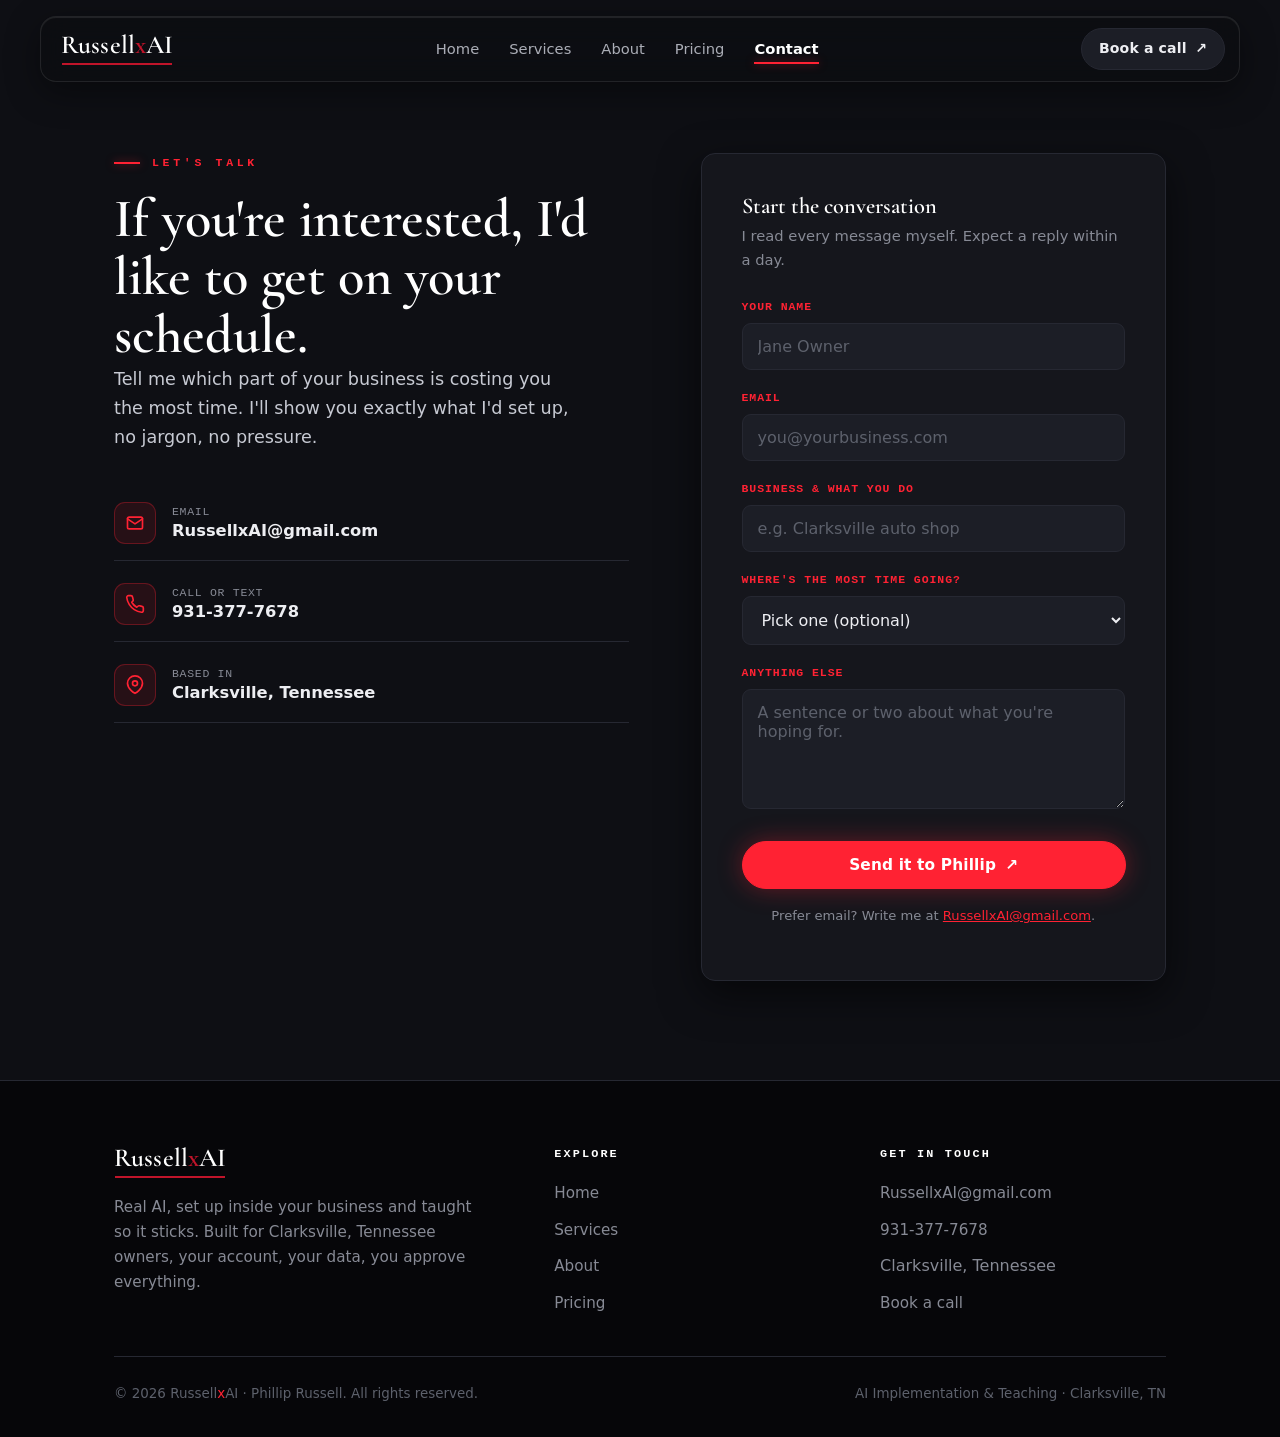
<file: contact.html>
﻿<!DOCTYPE html>
<html lang="en">
<head>
<meta charset="utf-8">
<meta name="viewport" content="width=device-width, initial-scale=1">
<meta http-equiv="Content-Security-Policy" content="default-src 'self'; img-src 'self' data:; style-src 'self'; script-src 'self'; font-src 'self'; connect-src 'self' https://formspree.io; form-action 'self' https://formspree.io; base-uri 'self'; frame-ancestors 'none'; object-src 'none'; upgrade-insecure-requests">
<meta http-equiv="X-Content-Type-Options" content="nosniff">
<meta name="referrer" content="strict-origin-when-cross-origin">

<title>Contact RussellxAI, Get on Phillip's Schedule · Clarksville, TN</title>
<meta name="description" content="Contact Phillip Russell at RussellxAI. Email RussellxAI@gmail.com or call 931-377-7678. Tell me which part of your Clarksville business is costing you the most time and I'll show you what I'd set up.">
<link rel="canonical" href="https://philruss11.github.io/russellxai/contact.html">
<meta name="theme-color" content="#0a0a0d">
<meta property="og:type" content="website">
<meta property="og:site_name" content="RussellxAI">
<meta property="og:title" content="Contact RussellxAI · Clarksville, TN">
<meta property="og:description" content="Tell me where your business is losing time. I'll show you what I'd set up, no jargon, no pressure.">
<meta property="og:url" content="https://philruss11.github.io/russellxai/contact.html">
<meta property="og:image" content="https://philruss11.github.io/russellxai/assets/img/og-image.png">
<meta name="twitter:card" content="summary_large_image">

<link rel="icon" type="image/svg+xml" href="assets/img/favicon.svg">
<link rel="stylesheet" href="assets/css/styles.css">
</head>
<body id="top">

<div class="progress" id="progress" aria-hidden="true"></div>

<header class="nav" id="nav">
  <a class="brand" href="index.html" aria-label="RussellxAI home">
    <img class="mark" src="assets/img/favicon.svg" alt="" width="30" height="30">
    Russell<span class="x">x</span>AI
  </a>
  <nav aria-label="Primary">
    <ul class="nav-links">
      <li><a href="index.html">Home</a></li>
      <li><a href="services.html">Services</a></li>
      <li><a href="about.html">About</a></li>
      <li><a href="pricing.html">Pricing</a></li>
      <li><a href="contact.html" class="active" aria-current="page">Contact</a></li>
    </ul>
  </nav>
  <div class="nav-cta">
    <a class="btn nav-book" href="contact.html">Book a call <span class="arrow">↗</span></a>
    <button class="nav-toggle" id="navToggle" aria-label="Open menu" aria-expanded="false"><span></span><span></span><span></span></button>
  </div>
</header>

<section class="section section--dark section--top" id="contact" aria-label="Contact">
  <div class="container contact">
    <div class="contact__info">
      <p class="eyebrow reveal in">Let's talk</p>
      <h2 class="section-title reveal in" data-delay="1">If you're interested, I'd like to get on your schedule.</h2>
      <p class="lead reveal in" data-delay="2">Tell me which part of your business is costing you the most time. I'll show you exactly what I'd set up, no jargon, no pressure.</p>
      <ul class="contact__methods reveal" data-delay="3">
        <li><a href="mailto:RussellxAI@gmail.com?subject=Interested%20in%20RussellxAI">
          <span class="ico"><svg viewBox="0 0 24 24" width="20" height="20" fill="none" stroke="currentColor" stroke-width="2" stroke-linecap="round" stroke-linejoin="round" aria-hidden="true"><rect x="3" y="5" width="18" height="14" rx="2"/><path d="M3 7l9 6 9-6"/></svg></span>
          <span class="meta"><small>Email</small><b>RussellxAI@gmail.com</b></span>
        </a></li>
        <li><a href="tel:+19313777678">
          <span class="ico"><svg viewBox="0 0 24 24" width="20" height="20" fill="none" stroke="currentColor" stroke-width="2" stroke-linecap="round" stroke-linejoin="round" aria-hidden="true"><path d="M22 16.9v3a2 2 0 0 1-2.2 2 19.8 19.8 0 0 1-8.6-3.1 19.5 19.5 0 0 1-6-6A19.8 19.8 0 0 1 2.1 4.2 2 2 0 0 1 4.1 2h3a2 2 0 0 1 2 1.7c.1 1 .4 1.9.7 2.8a2 2 0 0 1-.5 2.1L8.1 9.9a16 16 0 0 0 6 6l1.3-1.2a2 2 0 0 1 2.1-.5c.9.3 1.8.6 2.8.7a2 2 0 0 1 1.7 2z"/></svg></span>
          <span class="meta"><small>Call or text</small><b>931-377-7678</b></span>
        </a></li>
        <li><span>
          <span class="ico"><svg viewBox="0 0 24 24" width="20" height="20" fill="none" stroke="currentColor" stroke-width="2" stroke-linecap="round" stroke-linejoin="round" aria-hidden="true"><path d="M21 10c0 7-9 12-9 12s-9-5-9-12a9 9 0 0 1 18 0z"/><circle cx="12" cy="10" r="3"/></svg></span>
          <span class="meta"><small>Based in</small><b>Clarksville, Tennessee</b></span>
        </span></li>
      </ul>
    </div>

    <form class="form" id="contactForm" action="https://formspree.io/f/your-form-id" method="POST" novalidate>
      <h3>Start the conversation</h3>
      <p class="form-sub">I read every message myself. Expect a reply within a day.</p>
      <div class="form__ok" id="formOk">Thanks, your email app should open with the message ready to send. Or just write me directly at RussellxAI@gmail.com.</div>
      <div class="field">
        <label for="name">Your name</label>
        <input type="text" id="name" name="name" autocomplete="name" required placeholder="Jane Owner">
      </div>
      <div class="field">
        <label for="email">Email</label>
        <input type="email" id="email" name="email" autocomplete="email" required placeholder="you@yourbusiness.com">
      </div>
      <div class="field">
        <label for="business">Business &amp; what you do</label>
        <input type="text" id="business" name="business" placeholder="e.g. Clarksville auto shop">
      </div>
      <div class="field">
        <label for="area">Where's the most time going?</label>
        <select id="area" name="area">
          <option value="">Pick one (optional)</option>
          <option>My numbers / back office</option>
          <option>Email &amp; communication</option>
          <option>Marketing &amp; getting found on Google</option>
          <option>Documents &amp; contracts</option>
          <option>Organizing what the business knows</option>
          <option>I just want to learn to use AI right</option>
          <option>Something else / a special project</option>
        </select>
      </div>
      <div class="field">
        <label for="message">Anything else</label>
        <textarea id="message" name="message" placeholder="A sentence or two about what you're hoping for."></textarea>
      </div>
      <button type="submit" class="btn btn--gold">Send it to Phillip <span class="arrow">↗</span></button>
      <p class="form__hint">Prefer email? Write me at <a href="mailto:RussellxAI@gmail.com">RussellxAI@gmail.com</a>.</p>
    </form>
  </div>
</section>

<footer class="footer" aria-label="Footer">
  <div class="container">
    <div class="footer__top">
      <div>
        <div class="brand">Russell<span class="x">x</span>AI</div>
        <p>Real AI, set up inside your business and taught so it sticks. Built for Clarksville, Tennessee owners, your account, your data, you approve everything.</p>
      </div>
      <div>
        <h5>Explore</h5>
        <ul>
          <li><a href="index.html">Home</a></li>
          <li><a href="services.html">Services</a></li>
          <li><a href="about.html">About</a></li>
          <li><a href="pricing.html">Pricing</a></li>
        </ul>
      </div>
      <div>
        <h5>Get in touch</h5>
        <ul>
          <li><a href="mailto:RussellxAI@gmail.com">RussellxAI@gmail.com</a></li>
          <li><a href="tel:+19313777678">931-377-7678</a></li>
          <li><span>Clarksville, Tennessee</span></li>
          <li><a href="contact.html">Book a call</a></li>
        </ul>
      </div>
    </div>
    <div class="footer__bottom">
      <span>© <span id="year">2026</span> Russell<span class="x">x</span>AI · Phillip Russell. All rights reserved.</span>
      <span>AI Implementation &amp; Teaching · Clarksville, TN</span>
    </div>
  </div>
</footer>

<script src="assets/js/main.js" defer></script>
</body>
</html>
</file>
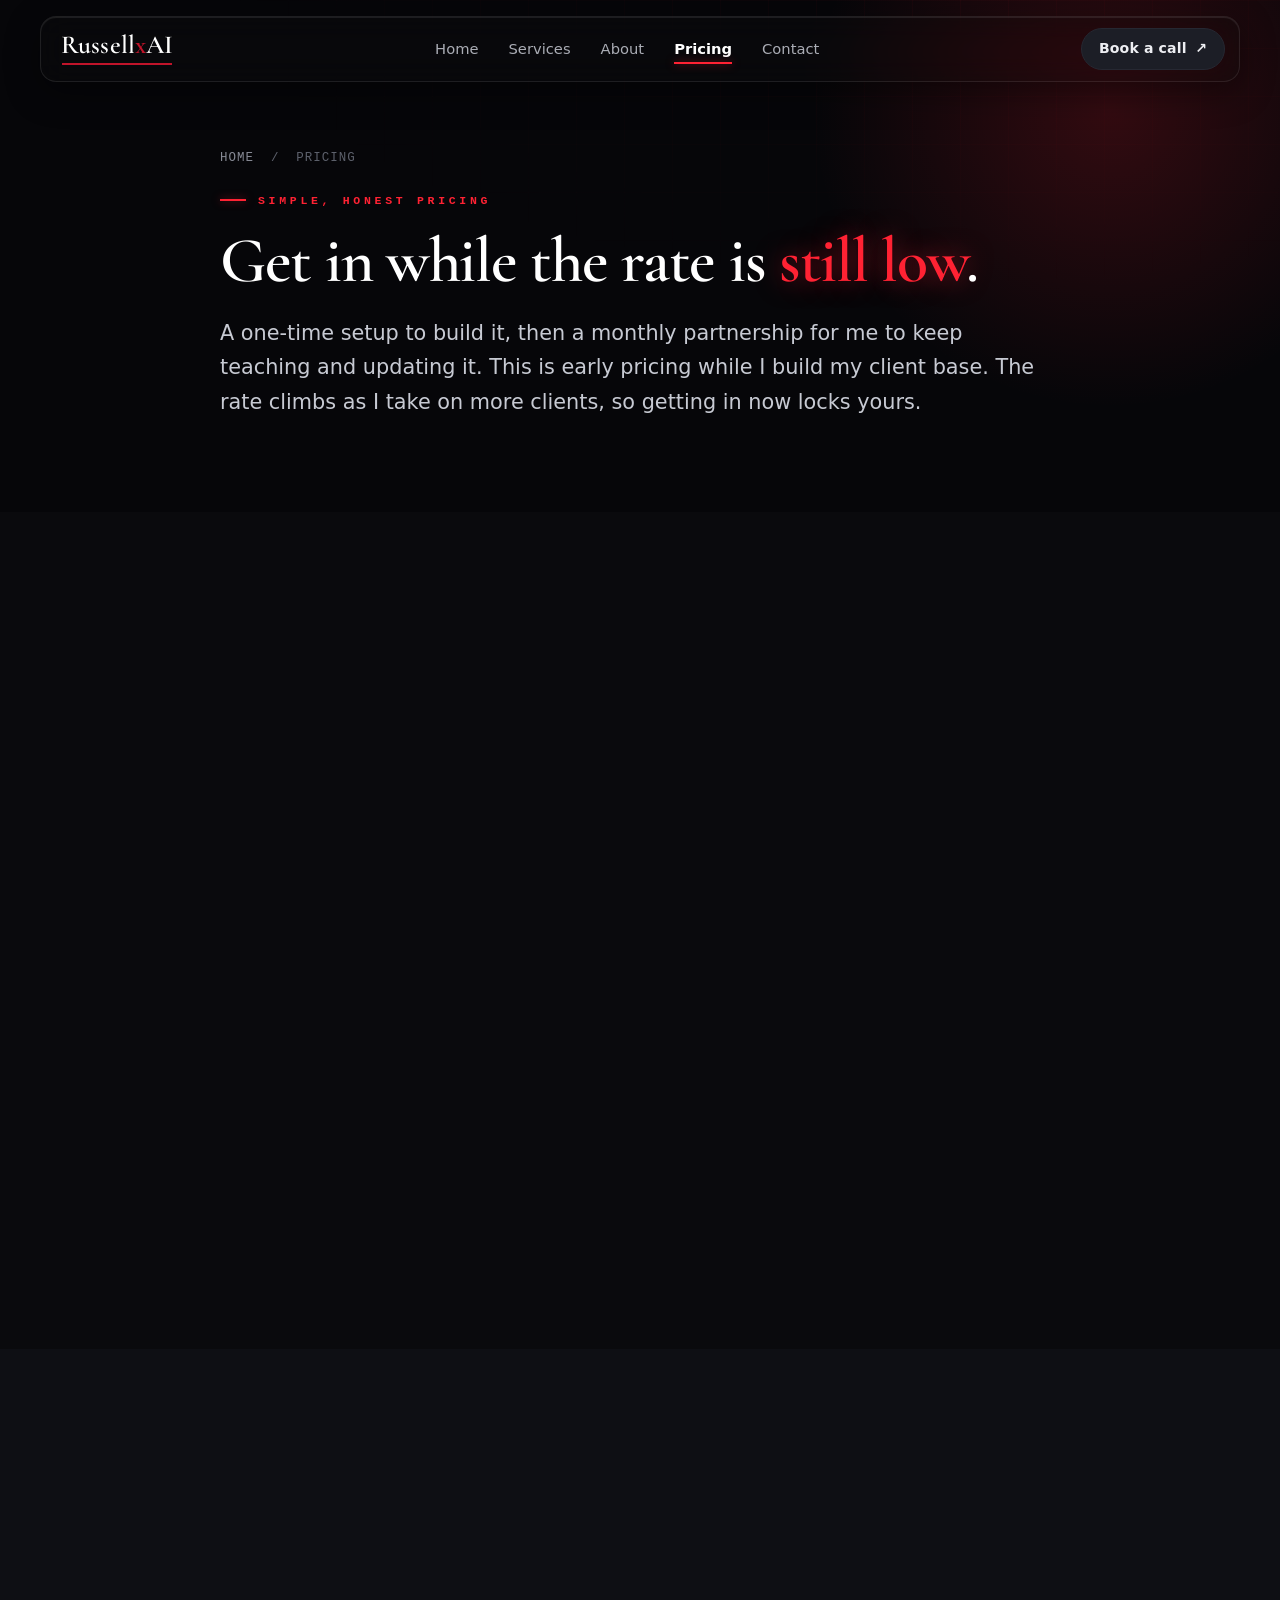
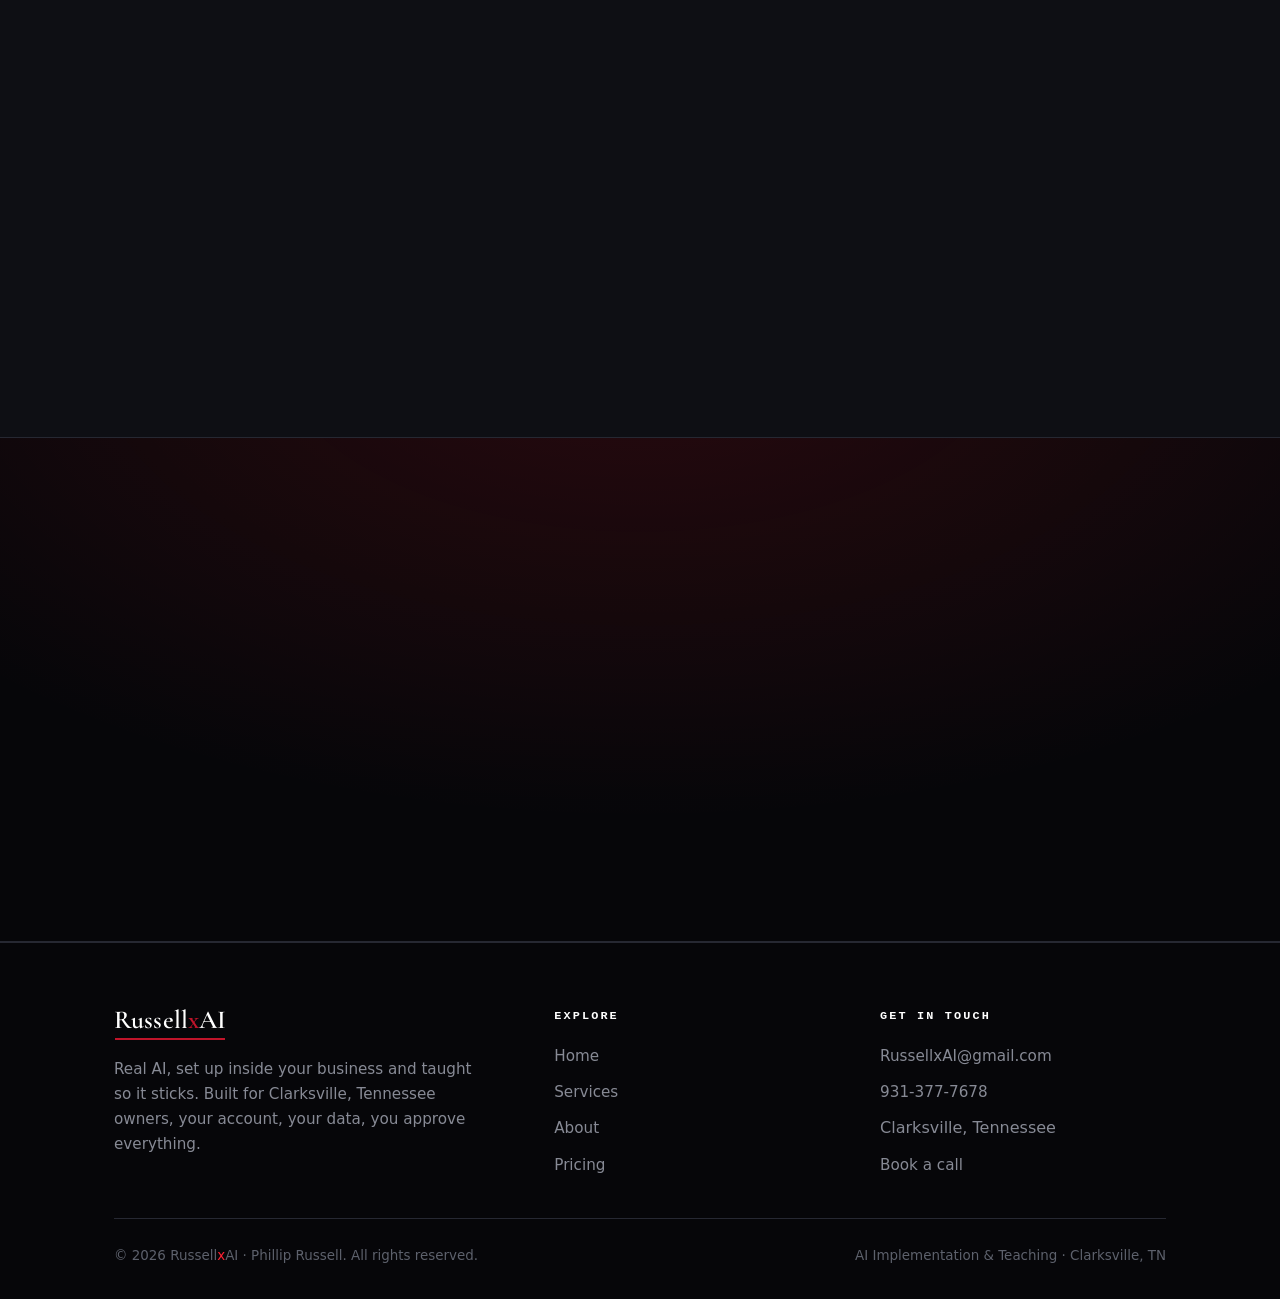
<file: pricing.html>
﻿<!DOCTYPE html>
<html lang="en">
<head>
<meta charset="utf-8">
<meta name="viewport" content="width=device-width, initial-scale=1">
<meta http-equiv="Content-Security-Policy" content="default-src 'self'; img-src 'self' data:; style-src 'self'; script-src 'self'; font-src 'self'; connect-src 'self' https://formspree.io; form-action 'self' https://formspree.io; base-uri 'self'; frame-ancestors 'none'; object-src 'none'; upgrade-insecure-requests">
<meta http-equiv="X-Content-Type-Options" content="nosniff">
<meta name="referrer" content="strict-origin-when-cross-origin">

<title>Pricing, RussellxAI · $500 setup + $750/month</title>
<meta name="description" content="Simple, honest pricing from RussellxAI: $500 one-time setup to build it, $750/month for ongoing teaching and updates. Early pricing while the client base is small, locked in when you start.">
<link rel="canonical" href="https://philruss11.github.io/russellxai/pricing.html">
<meta name="theme-color" content="#0a0a0d">
<meta property="og:type" content="website">
<meta property="og:site_name" content="RussellxAI">
<meta property="og:title" content="Pricing, RussellxAI">
<meta property="og:description" content="$500 to build it, $750/month to keep coming back and teaching. Early pricing, locked in when you start.">
<meta property="og:url" content="https://philruss11.github.io/russellxai/pricing.html">
<meta property="og:image" content="https://philruss11.github.io/russellxai/assets/img/og-image.png">
<meta name="twitter:card" content="summary_large_image">

<link rel="icon" type="image/svg+xml" href="assets/img/favicon.svg">
<link rel="stylesheet" href="assets/css/styles.css">
</head>
<body id="top">

<div class="progress" id="progress" aria-hidden="true"></div>

<header class="nav" id="nav">
  <a class="brand" href="index.html" aria-label="RussellxAI home">
    <img class="mark" src="assets/img/favicon.svg" alt="" width="30" height="30">
    Russell<span class="x">x</span>AI
  </a>
  <nav aria-label="Primary">
    <ul class="nav-links">
      <li><a href="index.html">Home</a></li>
      <li><a href="services.html">Services</a></li>
      <li><a href="about.html">About</a></li>
      <li><a href="pricing.html" class="active" aria-current="page">Pricing</a></li>
      <li><a href="contact.html">Contact</a></li>
    </ul>
  </nav>
  <div class="nav-cta">
    <a class="btn nav-book" href="contact.html">Book a call <span class="arrow">↗</span></a>
    <button class="nav-toggle" id="navToggle" aria-label="Open menu" aria-expanded="false"><span></span><span></span><span></span></button>
  </div>
</header>

<header class="page-header" aria-label="Pricing">
  <div class="page-header__grid" aria-hidden="true"></div>
  <div class="page-header__glow" aria-hidden="true"></div>
  <div class="container page-header__inner">
    <div class="page-header__crumbs"><a href="index.html">Home</a> &nbsp;/&nbsp; Pricing</div>
    <p class="eyebrow reveal in">Simple, honest pricing</p>
    <h1 class="reveal in" data-delay="1">Get in while the rate is <span class="accent">still low</span>.</h1>
    <p class="lead reveal in" data-delay="2">A one-time setup to build it, then a monthly partnership for me to keep teaching and updating it. This is early pricing while I build my client base. The rate climbs as I take on more clients, so getting in now locks yours.</p>
  </div>
</header>

<section class="section" id="pricing" aria-label="Pricing detail">
  <div class="container">
    <div class="price-wrap">
      <div class="price-card reveal" data-delay="1">
        <div class="tier">The build</div>
        <div class="price">$500 <small>one-time</small></div>
        <p class="price-sub">Everything set up inside your own account.</p>
        <ul class="price-list">
          <li><span class="tick">✓</span> Your AI account &amp; workspace configured, approval model on</li>
          <li><span class="tick">✓</span> Your business loaded as permanent context, every answer about <em>your</em> shop</li>
          <li><span class="tick">✓</span> The high-utility skills installed safely, plus the ones that fit your work</li>
          <li><span class="tick">✓</span> The initial build of the services you choose</li>
          <li><span class="tick">✓</span> A hands-on walkthrough so you can actually use it</li>
        </ul>
      </div>
      <div class="price-card price-card--feature reveal" data-delay="2">
        <div class="tier">The partnership</div>
        <div class="price">$750 <small>/ month</small></div>
        <p class="price-sub">Me coming back to teach and keep it sharp.</p>
        <ul class="price-list">
          <li><span class="tick">✓</span> Ongoing teaching for you and your team</li>
          <li><span class="tick">✓</span> System updates as your business changes, new workflows, refreshed context</li>
          <li><span class="tick">✓</span> New services added from the menu over time, no new price</li>
          <li><span class="tick">✓</span> Support and a standing partner who keeps your AI working</li>
          <li><span class="tick">✓</span> The account stays yours, always</li>
        </ul>
      </div>
    </div>
    <p class="price-note reveal">The SEO work alone replaces a <b>$5,000/month</b> agency. Early clients lock today's rate; it rises as demand grows.</p>
  </div>
</section>

<!-- FAQ -->
<section class="section section--tight section--dark" aria-label="Common questions">
  <div class="container">
    <p class="eyebrow reveal">Straight answers</p>
    <h2 class="section-title reveal" data-delay="1">Questions I get a lot.</h2>
    <div class="faq">
      <details class="faq__item reveal" data-delay="1">
        <summary>Is the AI going to replace my employees?</summary>
        <p>No, and I'd be straight with you if I thought otherwise. AI won't take over a business you've run for years. It takes the busywork that eats your week so you and your people can do more of the work that actually matters.</p>
      </details>
      <details class="faq__item reveal" data-delay="1">
        <summary>Whose account is all this in?</summary>
        <p>Yours. Everything I set up lives in your own account, on your own computer, and stays with you. I'm the partner who builds and teaches it, you own it.</p>
      </details>
      <details class="faq__item reveal" data-delay="2">
        <summary>What does the $750/month actually pay for?</summary>
        <p>Me coming back. Ongoing teaching for your team, updates as your business changes, and new services added from the menu over time, without a new price each time.</p>
      </details>
      <details class="faq__item reveal" data-delay="2">
        <summary>Do I have to commit to everything at once?</summary>
        <p>No. We start with the one or two areas costing you the most time, and add more from the menu over time. Your rate is locked at whatever it was when you started, even as it climbs for new clients.</p>
      </details>
      <details class="faq__item reveal" data-delay="3">
        <summary>Is anything going to send or post without me seeing it?</summary>
        <p>Never. The human-approval model is on from day one. Your AI drafts; you review; nothing sends, posts, or signs without your click.</p>
      </details>
    </div>
  </div>
</section>

<!-- CTA band -->
<section class="cta-band" aria-label="Get started">
  <div class="container">
    <p class="eyebrow reveal">Ready when you are</p>
    <h2 class="reveal" data-delay="1">Let's figure out what to build first.</h2>
    <p class="reveal" data-delay="2">I quote in person and keep it plain. Tell me where the time's going and we'll go from there.</p>
    <div class="hero__actions reveal" data-delay="3">
      <a class="btn btn--gold" href="contact.html">Get on my schedule <span class="arrow">↗</span></a>
      <a class="btn btn--ghost" href="services.html">Browse services</a>
    </div>
  </div>
</section>

<footer class="footer" aria-label="Footer">
  <div class="container">
    <div class="footer__top">
      <div>
        <div class="brand">Russell<span class="x">x</span>AI</div>
        <p>Real AI, set up inside your business and taught so it sticks. Built for Clarksville, Tennessee owners, your account, your data, you approve everything.</p>
      </div>
      <div>
        <h5>Explore</h5>
        <ul>
          <li><a href="index.html">Home</a></li>
          <li><a href="services.html">Services</a></li>
          <li><a href="about.html">About</a></li>
          <li><a href="pricing.html">Pricing</a></li>
        </ul>
      </div>
      <div>
        <h5>Get in touch</h5>
        <ul>
          <li><a href="mailto:RussellxAI@gmail.com">RussellxAI@gmail.com</a></li>
          <li><a href="tel:+19313777678">931-377-7678</a></li>
          <li><span>Clarksville, Tennessee</span></li>
          <li><a href="contact.html">Book a call</a></li>
        </ul>
      </div>
    </div>
    <div class="footer__bottom">
      <span>© <span id="year">2026</span> Russell<span class="x">x</span>AI · Phillip Russell. All rights reserved.</span>
      <span>AI Implementation &amp; Teaching · Clarksville, TN</span>
    </div>
  </div>
</footer>

<script src="assets/js/main.js" defer></script>
</body>
</html>
</file>
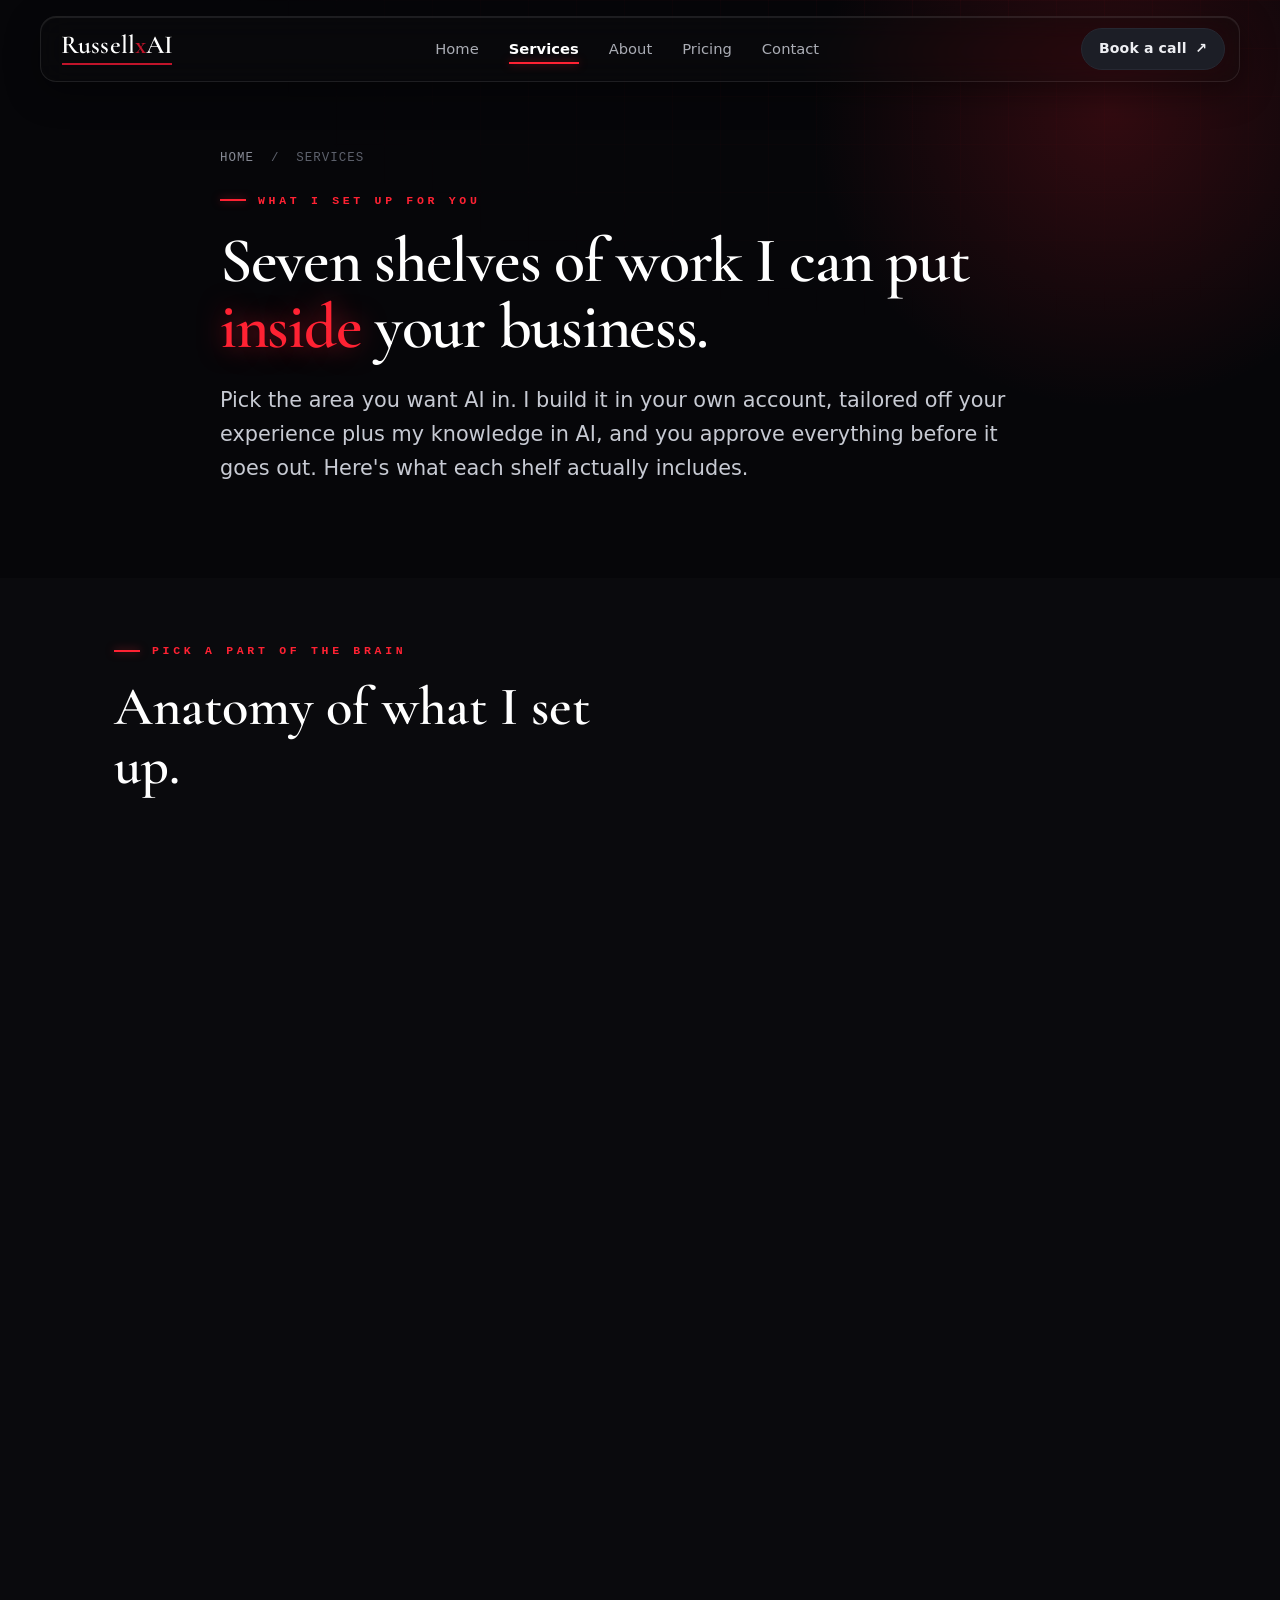
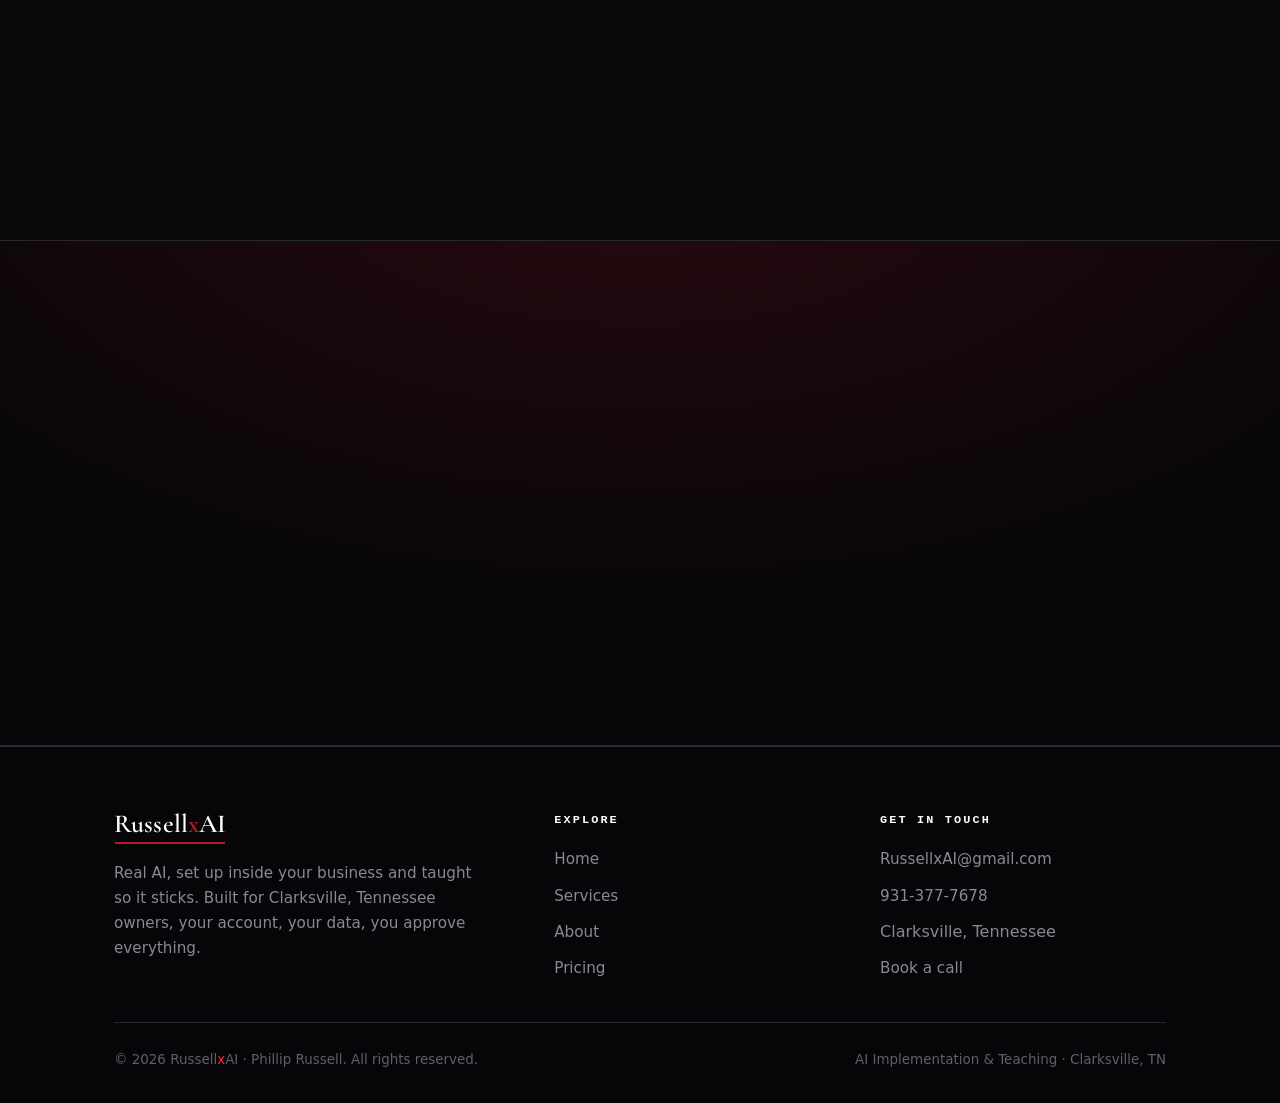
<file: services.html>
﻿<!DOCTYPE html>
<html lang="en">
<head>
<meta charset="utf-8">
<meta name="viewport" content="width=device-width, initial-scale=1">
<meta http-equiv="Content-Security-Policy" content="default-src 'self'; img-src 'self' data:; style-src 'self'; script-src 'self'; font-src 'self'; connect-src 'self' https://formspree.io; form-action 'self' https://formspree.io; base-uri 'self'; frame-ancestors 'none'; object-src 'none'; upgrade-insecure-requests">
<meta http-equiv="X-Content-Type-Options" content="nosniff">
<meta name="referrer" content="strict-origin-when-cross-origin">

<title>Services, RussellxAI · AI for Clarksville, TN Businesses</title>
<meta name="description" content="Seven shelves of AI work RussellxAI sets up inside your business: financial dashboards, inbox automation, local SEO, document production, a second brain, hands-on training, and special projects. Clarksville, Tennessee.">
<link rel="canonical" href="https://philruss11.github.io/russellxai/services.html">
<meta name="theme-color" content="#0a0a0d">
<meta property="og:type" content="website">
<meta property="og:site_name" content="RussellxAI">
<meta property="og:title" content="Services, RussellxAI">
<meta property="og:description" content="Seven shelves of AI work, set up inside your own account and taught so it sticks.">
<meta property="og:url" content="https://philruss11.github.io/russellxai/services.html">
<meta property="og:image" content="https://philruss11.github.io/russellxai/assets/img/og-image.png">
<meta name="twitter:card" content="summary_large_image">

<link rel="icon" type="image/svg+xml" href="assets/img/favicon.svg">
<link rel="stylesheet" href="assets/css/styles.css">
</head>
<body id="top">

<div class="progress" id="progress" aria-hidden="true"></div>

<header class="nav" id="nav">
  <a class="brand" href="index.html" aria-label="RussellxAI home">
    <img class="mark" src="assets/img/favicon.svg" alt="" width="30" height="30">
    Russell<span class="x">x</span>AI
  </a>
  <nav aria-label="Primary">
    <ul class="nav-links">
      <li><a href="index.html">Home</a></li>
      <li><a href="services.html" class="active" aria-current="page">Services</a></li>
      <li><a href="about.html">About</a></li>
      <li><a href="pricing.html">Pricing</a></li>
      <li><a href="contact.html">Contact</a></li>
    </ul>
  </nav>
  <div class="nav-cta">
    <a class="btn nav-book" href="contact.html">Book a call <span class="arrow">↗</span></a>
    <button class="nav-toggle" id="navToggle" aria-label="Open menu" aria-expanded="false"><span></span><span></span><span></span></button>
  </div>
</header>

<!-- page header -->
<header class="page-header" aria-label="Services">
  <div class="page-header__grid" aria-hidden="true"></div>
  <div class="page-header__glow" aria-hidden="true"></div>
  <div class="container page-header__inner">
    <div class="page-header__crumbs"><a href="index.html">Home</a> &nbsp;/&nbsp; Services</div>
    <p class="eyebrow reveal in">What I set up for you</p>
    <h1 class="reveal in" data-delay="1">Seven shelves of work I can put <span class="accent">inside</span> your business.</h1>
    <p class="lead reveal in" data-delay="2">Pick the area you want AI in. I build it in your own account, tailored off your experience plus my knowledge in AI, and you approve everything before it goes out. Here's what each shelf actually includes.</p>
  </div>
</header>

<section class="section section--tight" aria-label="Explore services by brain region">
  <div class="container">
    <p class="eyebrow reveal">Pick a part of the brain</p>
    <h2 class="section-title reveal" data-delay="1">Anatomy of what I set up.</h2>
    <p class="section-lead reveal" data-delay="2">Each region of the brain maps to a service. Click a marker to see what I'd build for that part of your business.</p>
    <div class="brain-explorer reveal" data-delay="2">
      <div class="brain-stage">
        <canvas class="brain-canvas" id="brain3d" role="img" aria-label="A rotating 3D brain with clickable service nodes"></canvas>
        <span class="brain-hint" aria-hidden="true">drag to spin · click a node</span>
      </div>
      <aside class="brain-detail" id="brainDetail" aria-live="polite">
        <div class="brain-detail__lobe" id="brainLobe">The brain</div>
        <h3 class="brain-detail__name" id="brainName">Pick a part of the brain</h3>
        <p class="brain-detail__desc brain-detail__hint" id="brainDesc">Seven services, mapped to seven parts of the brain. Click a glowing node on the brain, or choose one below.</p>
        <a class="btn btn--gold" id="brainLink" href="contact.html" hidden>Get this set up <span class="arrow">↗</span></a>
        <ul class="brain-list" id="brainList">
          <li><button class="brain-list__item" data-svc="numbers"><b>1</b> Your numbers</button></li>
          <li><button class="brain-list__item" data-svc="advisory"><b>2</b> Special projects</button></li>
          <li><button class="brain-list__item" data-svc="documents"><b>3</b> Documents</button></li>
          <li><button class="brain-list__item" data-svc="marketing"><b>4</b> Get found</button></li>
          <li><button class="brain-list__item" data-svc="inbox"><b>5</b> Your inbox</button></li>
          <li><button class="brain-list__item" data-svc="brain"><b>6</b> Second brain</button></li>
          <li><button class="brain-list__item" data-svc="setup"><b>7</b> Set up &amp; taught</button></li>
        </ul>
      </aside>
    </div>
  </div>
</section>

<section class="section" aria-label="Service detail">
  <div class="container">
    <p class="eyebrow reveal">Every shelf in detail</p>
    <h2 class="section-title reveal" data-delay="1">The full menu.</h2>
    <div class="svc-grid">

      <article class="svc-card reveal" data-delay="1">
        <div class="svc-card__media"><img src="assets/img/svc-numbers.svg" alt="A live financial dashboard showing revenue, margins, and trends" loading="lazy" width="400" height="240"></div>
        <div class="svc-card__body">
          <span class="svc-card__kicker">Finance &amp; back office</span>
          <h3>Your numbers, made plain</h3>
          <p class="quote">Want a clear read on your numbers? I set up a dashboard that shows your revenue, your margins, and what is slipping. If you choose to share your statements, it updates the moment you drop new ones in.</p>
          <p class="built">On top of it, your AI pulls every unpaid invoice and drafts polite follow-ups in your tone, and closes your month in about fifteen minutes instead of an evening. <b>Built with</b> live Excel models, an interactive dashboard, and Claude for Small Business on your own QuickBooks &amp; PayPal.</p>
        </div>
      </article>

      <article class="svc-card reveal" data-delay="2">
        <div class="svc-card__media email-stack" role="img" aria-label="A pile of emails with a running count, all handled for you">
          <div class="email-stack__pile" aria-hidden="true"><span class="env"></span><span class="env"></span><span class="env"></span><span class="env"></span><span class="env"></span></div>
          <div class="email-stack__count"><span class="num" data-count="1480" data-format="comma" data-suffix="+">0</span><small>emails, sorted &amp; drafted for you</small></div>
        </div>
        <div class="svc-card__body">
          <span class="svc-card__kicker">Inbox &amp; communication</span>
          <h3>Your inbox stops being a job</h3>
          <p class="quote">If email is eating your day, I set your AI up to read, sort, and draft replies in your own voice, you just review and send.</p>
          <p class="built">I also build a written profile of how you write, so everything that goes out sounds like you and not a machine. <b>Built with</b> your Gmail &amp; calendar connected directly, triage and drafting, and the same voice method behind my own writing.</p>
        </div>
      </article>

      <article class="svc-card reveal" data-delay="1">
        <div class="svc-card__media"><img src="assets/img/svc-marketing.svg" alt="Your business lifted to the top of a pile of other businesses" loading="lazy" width="400" height="240"></div>
        <div class="svc-card__body">
          <span class="svc-card__kicker">Marketing &amp; getting found</span>
          <h3>Get found here in town</h3>
          <p class="quote">I run the work a $5,000-a-month agency does to get you found on Google: audits, your map listing, your reviews, and local content, all inside your own account.</p>
          <p class="built">Plus a real marketing plan and content in your voice on a schedule, so you're never staring at a blank page. <b>Built with</b> a 12-week local-SEO program, marketing strategy &amp; copy, and content production tailored to Clarksville.</p>
        </div>
      </article>

      <article class="svc-card reveal" data-delay="2">
        <div class="svc-card__media"><img src="assets/img/svc-documents.svg" alt="A contract being produced and reviewed, with key clauses flagged" loading="lazy" width="400" height="240"></div>
        <div class="svc-card__body">
          <span class="svc-card__kicker">Documents &amp; contracts</span>
          <h3>Described in a sentence, delivered as the real file</h3>
          <p class="quote">Reports, proposals, contracts, presentations, described in a sentence and delivered as the real file, branded to your business.</p>
          <p class="built">Before you sign anything, your AI reads it first and flags the dates, the obligations, and anything easy to miss. <b>Built with</b> real Word, Excel, PowerPoint &amp; PDF production and contract review on your own Docusign. <em>(Not legal advice, always flagged for your attorney.)</em></p>
        </div>
      </article>

      <article class="svc-card reveal" data-delay="1">
        <div class="svc-card__media"><img src="assets/img/svc-brain.svg" alt="A second brain, a connected graph of your documents, decisions and processes" loading="lazy" width="400" height="240"></div>
        <div class="svc-card__body">
          <span class="svc-card__kicker">Knowledge &amp; systems · flagship</span>
          <h3>A second brain that runs the place</h3>
          <p class="quote">Everything your business knows, documents, decisions, processes, customer history, in one searchable brain your AI keeps current and that gets sharper every week.</p>
          <p class="built">For the businesses ready for it, I build the full operating system, the same kind of system I built for a wealth manager here in town, so the work runs on a schedule instead of waiting on you. <b>Built with</b> a tailored Obsidian + Claude second brain, version history, and a scheduled automation layer.</p>
        </div>
      </article>

      <article class="svc-card reveal" data-delay="2">
        <div class="svc-card__media"><img src="assets/img/svc-setup.svg" alt="A graduation cap" loading="lazy" width="400" height="240"></div>
        <div class="svc-card__body">
          <span class="svc-card__kicker">Getting set up &amp; taught</span>
          <h3>Set up right, then taught until it sticks</h3>
          <p class="quote">I set up your own account on your own computer, install the tools that match your work, and teach you and your people to use it correctly, on your real work, until it sticks.</p>
          <p class="built">I don't set it up and leave. The ongoing side of every engagement is me coming back to teach and keep your system updated as your business changes. <b>Built with</b> your workspace configured with the human-approval model on and your business loaded as permanent context.</p>
        </div>
      </article>

      <article class="svc-card reveal" data-delay="1">
        <div class="svc-card__media"><img src="assets/img/svc-advisory.svg" alt="A drawing of a man in a suit, tie and glasses" loading="lazy" width="400" height="240"></div>
        <div class="svc-card__body">
          <span class="svc-card__kicker">Advisory &amp; special projects</span>
          <h3>Got a one-off? Tell me what you want</h3>
          <p class="quote">If you have a niche need or a special project in mind, I take it on. You tell me what you want done, I research it properly, and I build it for you.</p>
          <p class="built">Deep, cited research across dozens of sources; competitor and customer intelligence; and whatever else the project calls for. <b>Built with</b> the full skill library, tailored to your business.</p>
        </div>
      </article>

    </div>

    <!-- quick match -->
    <div class="match reveal">
      <div class="match__row head">
        <div>If this sounds like you…</div>
        <div class="match__lead">We start here</div>
      </div>
      <div class="match__row">
        <div class="match__say">I'm drowning in email</div>
        <div class="match__lead"><span class="arrow">→</span> Inbox &amp; a profile of your voice</div>
      </div>
      <div class="match__row">
        <div class="match__say">I don't really know my numbers</div>
        <div class="match__lead"><span class="arrow">→</span> A dashboard from your statements</div>
      </div>
      <div class="match__row">
        <div class="match__say">Nobody can find us on Google</div>
        <div class="match__lead"><span class="arrow">→</span> A health-check, then the local-SEO program</div>
      </div>
      <div class="match__row">
        <div class="match__say">I'm the only one who knows how this place runs</div>
        <div class="match__lead"><span class="arrow">→</span> Your second brain</div>
      </div>
      <div class="match__row">
        <div class="match__say">I want the whole thing, like your wealth-manager build</div>
        <div class="match__lead"><span class="arrow">→</span> The full operating system</div>
      </div>
    </div>
  </div>
</section>

<!-- CTA band -->
<section class="cta-band" aria-label="Get started">
  <div class="container">
    <p class="eyebrow reveal">Pick a door</p>
    <h2 class="reveal" data-delay="1">Not sure which shelf you need? That's my job.</h2>
    <p class="reveal" data-delay="2">Tell me where the time's going and I'll point to the one or two things that move the needle first.</p>
    <div class="hero__actions reveal" data-delay="3">
      <a class="btn btn--gold" href="contact.html">Get on my schedule <span class="arrow">↗</span></a>
      <a class="btn btn--ghost" href="pricing.html">See pricing</a>
    </div>
  </div>
</section>

<footer class="footer" aria-label="Footer">
  <div class="container">
    <div class="footer__top">
      <div>
        <div class="brand">Russell<span class="x">x</span>AI</div>
        <p>Real AI, set up inside your business and taught so it sticks. Built for Clarksville, Tennessee owners, your account, your data, you approve everything.</p>
      </div>
      <div>
        <h5>Explore</h5>
        <ul>
          <li><a href="index.html">Home</a></li>
          <li><a href="services.html">Services</a></li>
          <li><a href="about.html">About</a></li>
          <li><a href="pricing.html">Pricing</a></li>
        </ul>
      </div>
      <div>
        <h5>Get in touch</h5>
        <ul>
          <li><a href="mailto:RussellxAI@gmail.com">RussellxAI@gmail.com</a></li>
          <li><a href="tel:+19313777678">931-377-7678</a></li>
          <li><span>Clarksville, Tennessee</span></li>
          <li><a href="contact.html">Book a call</a></li>
        </ul>
      </div>
    </div>
    <div class="footer__bottom">
      <span>© <span id="year">2026</span> Russell<span class="x">x</span>AI · Phillip Russell. All rights reserved.</span>
      <span>AI Implementation &amp; Teaching · Clarksville, TN</span>
    </div>
  </div>
</footer>

<script src="assets/js/main.js" defer></script>
</body>
</html>
</file>
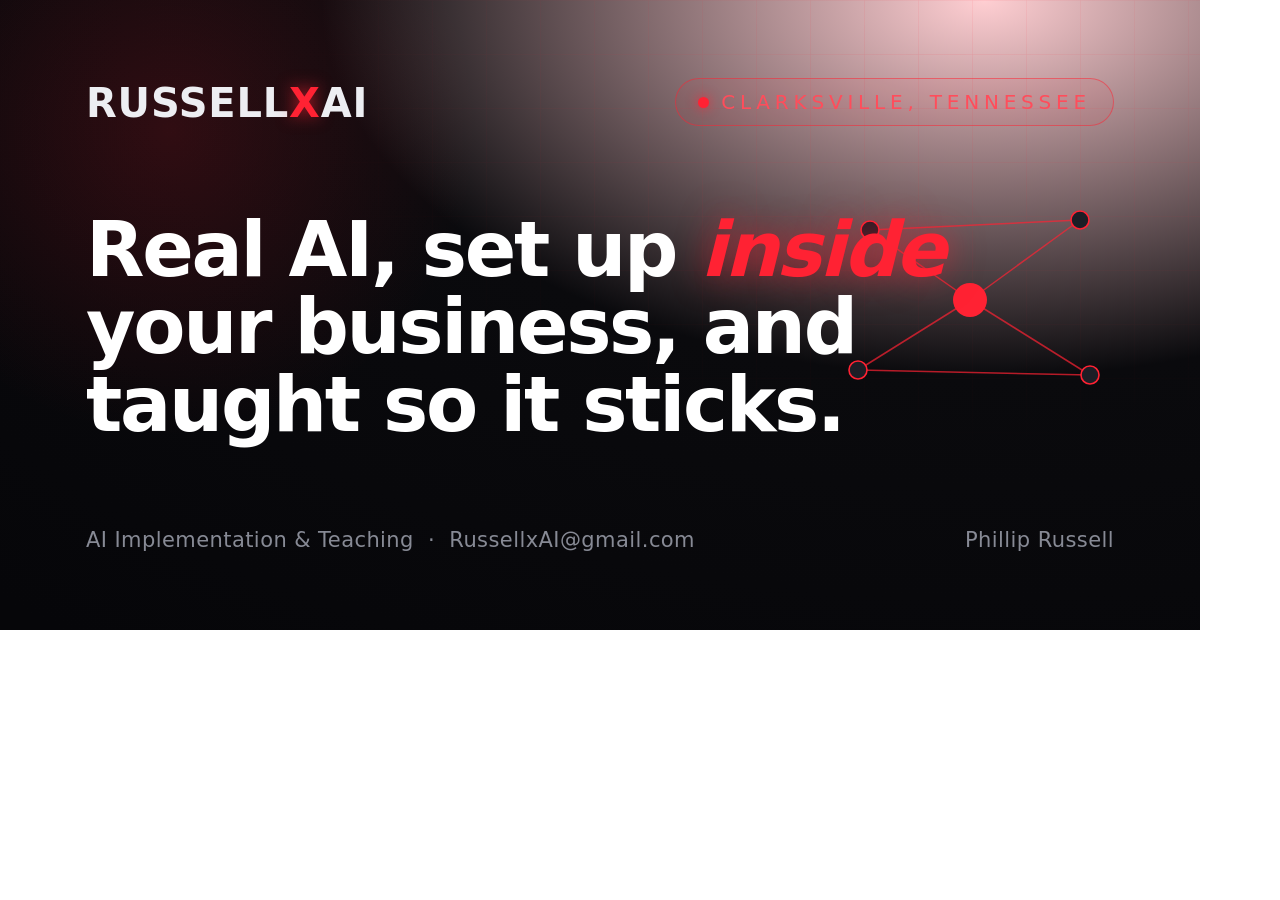
<file: assets/img/_og-source.html>
﻿<!DOCTYPE html><html><head><meta charset="utf-8"><style>
  html,body{margin:0;padding:0}
  .og{width:1200px;height:630px;position:relative;overflow:hidden;
    background:radial-gradient(120% 130% at 82% 0%,rgba(255,34,51,.22) 0%,#0a0a0d 46%,#060609 100%);
    font-family:"Segoe UI",system-ui,Arial,sans-serif;color:#edeef2}
  .grid{position:absolute;inset:0;opacity:.16;
    background-image:linear-gradient(rgba(255,34,51,.5) 1px,transparent 1px),linear-gradient(90deg,rgba(255,34,51,.5) 1px,transparent 1px);
    background-size:54px 54px;
    -webkit-mask-image:radial-gradient(ellipse 80% 90% at 78% 10%,#000,transparent 70%)}
  .glow{position:absolute;width:620px;height:620px;left:-140px;top:-180px;border-radius:50%;
    background:radial-gradient(circle,rgba(255,34,51,.16),transparent 70%)}
  .wrap{position:absolute;inset:0;padding:78px 86px;box-sizing:border-box;display:flex;flex-direction:column;justify-content:space-between}
  .loc{font-size:20px;letter-spacing:.24em;text-transform:uppercase;color:#ff4d5b;
    border:1px solid rgba(255,34,51,.5);background:rgba(255,34,51,.06);border-radius:999px;padding:11px 22px;display:inline-flex;align-items:center;gap:12px;align-self:flex-start}
  .loc .dot{width:11px;height:11px;border-radius:50%;background:#ff2233;display:inline-block;box-shadow:0 0 12px rgba(255,34,51,.8)}
  h1{font-size:76px;font-weight:800;line-height:1.02;margin:0;max-width:18ch;letter-spacing:-.03em;color:#fff}
  h1 .i{color:#ff2233;font-style:italic;text-shadow:0 0 34px rgba(255,34,51,.6)}
  .brand{font-size:40px;font-weight:800;letter-spacing:.02em;text-transform:uppercase}
  .brand .x{color:#ff2233;text-shadow:0 0 16px rgba(255,34,51,.7)}
  .row{display:flex;justify-content:space-between;align-items:flex-end}
  .tag{font-size:21px;color:#878a95;letter-spacing:.02em}
  .nodes{position:absolute;right:70px;top:150px}
</style></head>
<body>
<div class="og">
  <div class="grid"></div><div class="glow"></div>
  <svg class="nodes" width="320" height="300" viewBox="0 0 320 300">
    <g stroke="#ff2233" stroke-width="1.5" opacity=".7">
      <line x1="160" y1="150" x2="60" y2="80"/><line x1="160" y1="150" x2="270" y2="70"/>
      <line x1="160" y1="150" x2="48" y2="220"/><line x1="160" y1="150" x2="280" y2="225"/>
      <line x1="60" y1="80" x2="270" y2="70"/><line x1="48" y1="220" x2="280" y2="225"/>
    </g>
    <g fill="#1c1e26" stroke="#ff2233" stroke-width="1.6">
      <circle cx="60" cy="80" r="9"/><circle cx="270" cy="70" r="9"/><circle cx="48" cy="220" r="9"/><circle cx="280" cy="225" r="9"/>
    </g>
    <circle cx="160" cy="150" r="17" fill="#ff2233"/>
  </svg>
  <div class="wrap">
    <div class="row">
      <div class="brand">Russell<span class="x">x</span>AI</div>
      <div class="loc"><span class="dot"></span> Clarksville, Tennessee</div>
    </div>
    <h1>Real AI, set up <span class="i">inside</span> your business, and taught so it sticks.</h1>
    <div class="row">
      <div class="tag">AI Implementation &amp; Teaching &nbsp;·&nbsp; RussellxAI@gmail.com</div>
      <div class="tag">Phillip Russell</div>
    </div>
  </div>
</div>
</body></html>
</file>
<file: assets/css/styles.css>
/* ===========================================================
   RussellxAI — "Neo-Gotham" theme
   Black / steel-grey base + contained neon red.
   Old-money serif display (self-hosted Garamond) on dark tech.
   Self-contained, no CDN.
   =========================================================== */

@font-face{font-family:"Cormorant Garamond";src:url("../fonts/cormorant-garamond-500.woff2") format("woff2");font-weight:500;font-style:normal;font-display:swap}
@font-face{font-family:"Cormorant Garamond";src:url("../fonts/cormorant-garamond-600.woff2") format("woff2");font-weight:600;font-style:normal;font-display:swap}
@font-face{font-family:"Cormorant Garamond";src:url("../fonts/cormorant-garamond-700.woff2") format("woff2");font-weight:700;font-style:normal;font-display:swap}
@font-face{font-family:"Cormorant Garamond";src:url("../fonts/cormorant-garamond-500-italic.woff2") format("woff2");font-weight:500;font-style:italic;font-display:swap}

:root{
  /* surfaces */
  --bg:#0a0a0d;            /* near-black base */
  --bg-2:#0e0f14;          /* lifted section */
  --bg-3:#060609;          /* deepest */
  --surface:#15161c;       /* cards */
  --surface-2:#1c1e26;     /* inputs / lifted cards */
  --surface-3:#23252f;

  /* text */
  --ink:#edeef2;           /* primary on dark */
  --ink-soft:#c7cad3;
  --muted:#878a95;         /* muted grey */
  --faint:#5d616c;

  /* lines */
  --line:#262832;
  --line-soft:#1a1c23;

  /* neon red accent (contained) */
  --red:#ff2233;
  --crimson:#c0142a;        /* old-money deep red (logo) */
  --red-bright:#ff4d5b;
  --red-deep:#c8101f;
  --red-dim:#7c1119;
  --red-glow:rgba(255,34,51,.55);
  --red-glow-soft:rgba(255,34,51,.14);

  --steel:#3a3d47;

  --sans:"Segoe UI",system-ui,-apple-system,BlinkMacSystemFont,Roboto,Helvetica,Arial,sans-serif;
  --display:"Cormorant Garamond",Georgia,"Times New Roman",serif;
  --mono:"JetBrains Mono","SFMono-Regular",Consolas,"Liberation Mono",Menlo,monospace;

  --container:1180px;
  --gutter:clamp(20px,5vw,72px);
  --radius:14px;
  --radius-sm:9px;

  --shadow-sm:0 1px 3px rgba(0,0,0,.4),0 8px 24px rgba(0,0,0,.35);
  --shadow-md:0 14px 40px rgba(0,0,0,.55);
  --shadow-glow:0 0 0 1px var(--red),0 18px 50px rgba(255,34,51,.16),0 12px 34px rgba(0,0,0,.6);

  --ease:cubic-bezier(.22,.61,.36,1);
  --ease-out:cubic-bezier(.16,1,.3,1);
}

*,*::before,*::after{box-sizing:border-box}
html{scroll-behavior:smooth;-webkit-text-size-adjust:100%}
@media (prefers-reduced-motion:reduce){html{scroll-behavior:auto}}

body{
  margin:0;
  background:var(--bg);
  color:var(--ink);
  font-family:var(--sans);
  font-size:clamp(16px,1.05vw,18px);
  line-height:1.65;
  -webkit-font-smoothing:antialiased;
  text-rendering:optimizeLegibility;
  overflow-x:hidden;
}

img,svg{max-width:100%;display:block}
[hidden]{display:none !important}
a{color:inherit;text-decoration:none}
button{font-family:inherit}

h1,h2,h3,h4,.display{font-family:var(--display);font-weight:600;line-height:1.07;letter-spacing:0;color:#fff;margin:0}
p{margin:0 0 1em}

::selection{background:var(--red);color:#fff}

/* ---------- layout helpers ---------- */
.container{width:100%;max-width:var(--container);margin-inline:auto;padding-inline:var(--gutter)}
.section{padding:clamp(72px,11vh,140px) 0;position:relative;background:var(--bg)}
.section--tight{padding:clamp(48px,7vh,84px) 0}
.section--top{padding-top:clamp(140px,17vh,180px)}
.section--dark{background:var(--bg-2)}
.section--darker{background:var(--bg-3)}

.eyebrow{
  font-family:var(--mono);font-size:.72rem;font-weight:600;letter-spacing:.32em;
  text-transform:uppercase;color:var(--red);margin:0 0 18px;display:flex;align-items:center;gap:12px
}
.eyebrow::before{content:"";width:26px;height:2px;background:var(--red);display:inline-block;box-shadow:0 0 8px var(--red-glow)}
.section-title{font-size:clamp(2rem,4.4vw,3.4rem);max-width:20ch;color:#fff}
.section-lead{font-size:clamp(1.05rem,1.6vw,1.28rem);color:var(--ink-soft);max-width:60ch;margin-top:22px}
.actions-row{margin-top:44px;display:flex;flex-wrap:wrap;gap:16px}

/* ---------- buttons ---------- */
.btn{
  --bg-btn:var(--surface-2);--fg:var(--ink);
  display:inline-flex;align-items:center;gap:.6em;cursor:pointer;
  background:var(--bg-btn);color:var(--fg);border:1px solid var(--line);
  font-family:var(--sans);font-size:.96rem;font-weight:600;letter-spacing:.01em;
  padding:.92em 1.7em;border-radius:999px;position:relative;
  transition:transform .25s var(--ease),box-shadow .3s var(--ease),background .25s,color .25s,border-color .25s;
  will-change:transform;
}
.btn:hover{transform:translateY(-2px);border-color:var(--red);box-shadow:0 0 0 1px var(--red),0 12px 30px rgba(255,34,51,.18)}
.btn:active{transform:translateY(0)}
.btn .arrow{transition:transform .3s var(--ease)}
.btn:hover .arrow{transform:translate(4px,-2px)}
/* primary neon-red CTA (class name kept as --gold for HTML compatibility) */
.btn--gold{--bg-btn:var(--red);--fg:#fff;border-color:var(--red);font-weight:700;box-shadow:0 0 24px rgba(255,34,51,.35)}
.btn--gold:hover{--bg-btn:var(--red-bright);border-color:var(--red-bright);box-shadow:0 0 32px rgba(255,34,51,.55)}
.btn--ghost{--bg-btn:transparent;--fg:var(--ink);border-color:var(--steel)}
.btn--ghost:hover{background:rgba(255,255,255,.04)}

/* ---------- nav ---------- */
.nav{
  position:fixed;top:16px;left:50%;transform:translateX(-50%);z-index:60;
  width:calc(100% - 2*clamp(16px,4vw,40px));max-width:1280px;
  display:flex;align-items:center;justify-content:space-between;
  gap:24px;padding:11px 14px 11px 20px;border-radius:16px;
  background:rgba(12,12,14,.42);
  backdrop-filter:saturate(160%) blur(14px);
  -webkit-backdrop-filter:saturate(160%) blur(14px);
  border:1px solid rgba(255,255,255,.09);
  box-shadow:inset 0 1px 1px rgba(255,255,255,.10),0 10px 34px rgba(0,0,0,.4);
  transition:padding .35s var(--ease),box-shadow .35s,background .35s,top .35s;
}
.nav.scrolled{top:10px;background:rgba(10,10,12,.66);box-shadow:inset 0 1px 1px rgba(255,255,255,.10),0 12px 36px rgba(0,0,0,.55)}

/* liquid-glass utility */
.glass{position:relative;overflow:hidden;background:rgba(0,0,0,.4);backdrop-filter:blur(8px);-webkit-backdrop-filter:blur(8px);
  box-shadow:inset 0 1px 1px rgba(255,255,255,.10)}
.glass::before{content:"";position:absolute;inset:0;border-radius:inherit;padding:1.4px;pointer-events:none;
  background:linear-gradient(180deg,rgba(255,255,255,.3) 0%,rgba(255,255,255,.08) 22%,rgba(255,255,255,0) 45%,rgba(255,255,255,0) 60%,rgba(255,255,255,.08) 80%,rgba(255,255,255,.3) 100%);
  -webkit-mask:linear-gradient(#fff 0 0) content-box,linear-gradient(#fff 0 0);-webkit-mask-composite:xor;mask-composite:exclude}
/* logo #8 — underlined deep-red wordmark */
.brand{font-family:var(--display);font-size:1.62rem;font-weight:600;letter-spacing:.005em;color:#fff;display:inline-flex;align-items:flex-end;text-transform:none;position:relative;padding-bottom:8px;line-height:1}
.brand .x{color:var(--crimson);font-style:normal;font-weight:600}
.brand .mark{display:none}
.brand::after{content:"";position:absolute;left:1px;right:1px;bottom:1px;height:2px;background:var(--crimson)}
.nav-links{display:flex;align-items:center;gap:30px;list-style:none;margin:0;padding:0}
.nav-links a{font-family:var(--sans);font-size:.92rem;font-weight:500;color:var(--ink-soft);position:relative;padding:4px 0;opacity:.85;transition:opacity .2s,color .2s}
.nav-links a::after{content:"";position:absolute;left:0;bottom:-3px;width:0;height:2px;background:var(--red);box-shadow:0 0 8px var(--red-glow);transition:width .3s var(--ease)}
.nav-links a:hover{opacity:1;color:#fff}.nav-links a:hover::after{width:100%}
.nav-links a.active{opacity:1;color:#fff;font-weight:600}
.nav-links a.active::after{width:100%}
.nav-cta{display:flex;align-items:center;gap:14px}
.nav .btn{padding:.6em 1.2em;font-size:.88rem}
.nav-toggle{display:none;background:none;border:0;cursor:pointer;width:42px;height:42px;border-radius:10px}
.nav-toggle span{display:block;width:22px;height:2px;background:var(--ink);margin:5px auto;transition:.3s var(--ease)}

/* scroll progress */
.progress{position:fixed;top:0;left:0;height:2px;width:0;z-index:70;
  background:linear-gradient(90deg,var(--red-deep),var(--red),var(--red-bright));box-shadow:0 0 10px var(--red-glow);transition:width .1s linear}

/* ---------- subpage header ---------- */
.page-header{position:relative;overflow:hidden;isolation:isolate;background:var(--bg-3);color:var(--ink)}
.page-header__grid{position:absolute;inset:0;z-index:-1;opacity:.5;
  background-image:linear-gradient(rgba(255,34,51,.07) 1px,transparent 1px),linear-gradient(90deg,rgba(255,34,51,.07) 1px,transparent 1px);background-size:48px 48px;
  mask-image:radial-gradient(ellipse 80% 80% at 75% 0%,#000,transparent 75%);-webkit-mask-image:radial-gradient(ellipse 80% 80% at 75% 0%,#000,transparent 75%)}
.page-header__glow{position:absolute;z-index:-1;width:620px;height:620px;right:-140px;top:-200px;border-radius:50%;
  background:radial-gradient(circle,rgba(255,34,51,.18),transparent 68%)}
.page-header__inner{padding:148px 0 72px;max-width:840px}
.page-header h1{color:#fff;font-size:clamp(2.4rem,5.6vw,4rem);line-height:1.04;letter-spacing:-.02em}
.page-header h1 .accent{color:var(--red);text-shadow:0 0 26px var(--red-glow)}
.page-header .lead{color:var(--ink-soft);font-size:clamp(1.05rem,1.65vw,1.3rem);max-width:62ch;margin-top:22px}
.page-header__crumbs{font-family:var(--mono);font-size:.78rem;letter-spacing:.08em;color:var(--faint);margin-bottom:22px;text-transform:uppercase}
.page-header__crumbs a{color:var(--muted)}.page-header__crumbs a:hover{color:var(--red)}

/* ---------- CTA band ---------- */
.cta-band{background:
  radial-gradient(120% 160% at 50% -20%,rgba(255,34,51,.14),transparent 60%),var(--bg-3);
  color:var(--ink);text-align:center;border-top:1px solid var(--line);border-bottom:1px solid var(--line)}
.cta-band .container{padding-block:clamp(64px,9vh,116px)}
.cta-band .eyebrow{justify-content:center}
.cta-band .eyebrow::before{display:none}
.cta-band h2{color:#fff;font-size:clamp(2rem,4.2vw,3.1rem);max-width:22ch;margin:0 auto}
.cta-band p{color:var(--ink-soft);max-width:52ch;margin:18px auto 32px}
.cta-band .hero__actions{justify-content:center}

/* ---------- hero ---------- */
.hero{
  position:relative;min-height:100svh;display:flex;align-items:center;
  background:
    radial-gradient(120% 120% at 82% 8%,rgba(255,34,51,.16) 0%,transparent 42%),
    radial-gradient(100% 100% at 10% 100%,rgba(255,34,51,.06),transparent 50%),
    var(--bg-3);
  color:var(--ink);overflow:hidden;isolation:isolate;
  border-bottom:1px solid var(--line);
}
.hero__canvas{position:absolute;inset:0;z-index:-1;width:100%;height:100%}
.hero__veil{position:absolute;inset:0;z-index:-1;opacity:.6;
  background-image:linear-gradient(rgba(255,255,255,.025) 1px,transparent 1px),linear-gradient(90deg,rgba(255,255,255,.025) 1px,transparent 1px);background-size:54px 54px;
  mask-image:radial-gradient(ellipse 90% 70% at 50% 40%,#000,transparent 80%);-webkit-mask-image:radial-gradient(ellipse 90% 70% at 50% 40%,#000,transparent 80%)}
.hero__inner{padding-top:120px;padding-bottom:64px;max-width:1000px}
.hero__loc{display:inline-flex;align-items:center;gap:9px;font-family:var(--mono);
  font-size:.76rem;letter-spacing:.22em;text-transform:uppercase;color:var(--red-bright);
  border:1px solid rgba(255,34,51,.4);border-radius:999px;padding:8px 16px;margin-bottom:28px;background:rgba(255,34,51,.05)}
.hero__loc .dot{width:7px;height:7px;border-radius:50%;background:var(--red);box-shadow:0 0 0 0 var(--red-glow);animation:pulse 2.2s infinite}
@keyframes pulse{0%{box-shadow:0 0 0 0 rgba(255,34,51,.5)}70%{box-shadow:0 0 0 10px rgba(255,34,51,0)}100%{box-shadow:0 0 0 0 rgba(255,34,51,0)}}
.hero h1{color:#fff;font-size:clamp(2.7rem,7vw,6rem);line-height:1.0;letter-spacing:-.03em;overflow-wrap:break-word;text-transform:none}
.hero h1 .accent{color:var(--red);font-style:italic;text-shadow:0 0 30px rgba(255,34,51,.6)}
.hero__sub{font-size:clamp(1.1rem,1.9vw,1.42rem);color:var(--ink-soft);max-width:60ch;margin:28px 0 0}
.hero__doors{margin-top:26px;font-size:1.02rem;color:var(--ink-soft);border-left:2px solid var(--red);padding-left:18px;max-width:54ch;background:linear-gradient(90deg,rgba(255,34,51,.06),transparent);padding-block:10px}
.hero__doors b{color:#fff}
.hero__actions{display:flex;flex-wrap:wrap;gap:16px;margin-top:40px}
.hero__scroll{position:absolute;bottom:26px;left:50%;transform:translateX(-50%);
  display:flex;flex-direction:column;align-items:center;gap:8px;color:var(--muted);font-family:var(--mono);font-size:.66rem;letter-spacing:.24em;text-transform:uppercase}
.hero__scroll .mouse{width:24px;height:38px;border:2px solid rgba(255,34,51,.55);border-radius:14px;position:relative}
.hero__scroll .mouse::after{content:"";position:absolute;left:50%;top:7px;width:4px;height:7px;border-radius:2px;background:var(--red);transform:translateX(-50%);animation:wheel 1.8s infinite;box-shadow:0 0 6px var(--red-glow)}
@keyframes wheel{0%{opacity:0;transform:translate(-50%,0)}30%{opacity:1}100%{opacity:0;transform:translate(-50%,12px)}}

/* minimal hero (RussellxAI + tagline) */
.hero--min .hero__inner{text-align:center;max-width:1100px;display:flex;flex-direction:column;align-items:center;gap:clamp(8px,1.8vh,20px);padding-top:74px;padding-bottom:36px;perspective:1000px}
.hero__chrome{width:clamp(170px,22vw,300px);will-change:transform;transition:transform .25s ease-out;filter:drop-shadow(0 28px 56px rgba(0,0,0,.65));transform-style:preserve-3d;margin:clamp(-6px,-1vh,-2px) 0}
.hero__chrome img{width:100%;display:block}
.hero__brand{font-family:var(--display);font-weight:600;font-size:clamp(4rem,17vw,15rem);line-height:.88;letter-spacing:-.01em;color:#fff}
.hero__brand .x{color:var(--crimson)}
.hero__tagline{font-family:var(--display);font-weight:500;font-size:clamp(1.5rem,4.4vw,3rem);color:#ece9e2;letter-spacing:.04em;margin:0}
.hero__tagline .accent{color:var(--crimson);font-style:normal;text-shadow:0 0 24px rgba(192,20,42,.45)}
.hero--min .hero__actions{margin-top:clamp(22px,3.5vh,40px)}

/* marquee strip */
.strip{background:var(--bg-2);color:var(--ink-soft);overflow:hidden;border-block:1px solid var(--line)}
.strip__track{display:flex;gap:54px;padding:15px 0;white-space:nowrap;width:max-content;animation:marquee 32s linear infinite}
.strip__track span{font-family:var(--mono);font-size:.86rem;letter-spacing:.08em;text-transform:uppercase;color:var(--muted);display:inline-flex;align-items:center;gap:54px}
.strip__track span::after{content:"//";color:var(--red);font-weight:700}
@keyframes marquee{to{transform:translateX(-50%)}}
@media (prefers-reduced-motion:reduce){.strip__track{animation:none}.hero__loc .dot{animation:none}}

/* ---------- reveal animation ---------- */
.reveal{opacity:0;transform:translateY(40px) scale(.99);filter:blur(3px);
  transition:opacity .85s var(--ease-out),transform .85s var(--ease-out),filter .85s var(--ease-out)}
.reveal.in{opacity:1;transform:none;filter:none}
.reveal[data-delay="1"]{transition-delay:.09s}
.reveal[data-delay="2"]{transition-delay:.18s}
.reveal[data-delay="3"]{transition-delay:.27s}
.reveal[data-delay="4"]{transition-delay:.36s}
.reveal[data-delay="5"]{transition-delay:.45s}
@media (prefers-reduced-motion:reduce){.reveal{opacity:1;transform:none;filter:none;transition:none}}

/* ---------- home: premium animated ---------- */
/* character-by-character heading */
.char-head .word{display:inline-block;white-space:nowrap}
.char-head .ch{display:inline-block;opacity:0;transform:translateX(-18px);transition:opacity .5s var(--ease-out),transform .5s var(--ease-out);will-change:opacity,transform}
.char-head .ch.in{opacity:1;transform:none}
@media (prefers-reduced-motion:reduce){.char-head .ch{opacity:1 !important;transform:none !important}}

/* hero glass tag */
.hero-tag{display:inline-flex;align-items:center;gap:10px;border-radius:14px;padding:13px 22px;color:var(--ink-soft);font-size:1.05rem;font-weight:300;border-radius:14px}
.hero-tag b{color:#fff;font-weight:600;font-family:var(--display)}

/* magnetic wrapper */
.magnetic{display:inline-block;will-change:transform;transition:transform .3s ease-out}

/* scroll-driven marquee */
.marquee{background:var(--bg);padding:clamp(40px,7vh,84px) 0;overflow:hidden}
.marquee__row{display:flex;gap:14px;width:max-content;margin-bottom:14px;will-change:transform}
.marquee__row:last-child{margin-bottom:0}
.marquee__tile{width:clamp(220px,26vw,320px);aspect-ratio:16/10;border-radius:16px;overflow:hidden;border:1px solid var(--line);background:#101116;flex:0 0 auto;position:relative}
.marquee__tile img{width:100%;height:100%;object-fit:cover;background:#101116}
.marquee__tile figcaption{position:absolute;left:0;right:0;bottom:0;padding:24px 14px 11px;font-family:var(--mono);font-size:.64rem;letter-spacing:.16em;text-transform:uppercase;color:var(--ink-soft);background:linear-gradient(0deg,rgba(6,6,9,.94),transparent)}

/* sticky-stacking cards */
.stack{position:relative;padding-bottom:10vh}
.stack__item{position:sticky;top:104px;margin-bottom:26px}
.panel{border:1px solid var(--line);border-radius:28px;background:linear-gradient(180deg,#16171d,#0e0f14);
  padding:clamp(32px,4.5vw,64px);box-shadow:0 -6px 50px rgba(0,0,0,.6);overflow:hidden;position:relative;transform-origin:top center;will-change:transform,opacity}
.panel__num{position:absolute;top:18px;right:30px;font-family:var(--display);font-weight:700;font-size:clamp(3rem,8vw,6.5rem);color:rgba(255,255,255,.05);line-height:1}
.panel__tag{font-family:var(--mono);font-size:.72rem;letter-spacing:.22em;text-transform:uppercase;color:var(--crimson);margin-bottom:16px}
.panel h2{font-size:clamp(1.9rem,4.6vw,3.4rem);color:#fff;max-width:18ch}
.panel p{color:var(--ink-soft);max-width:62ch;margin-top:16px;font-size:clamp(1rem,1.5vw,1.18rem)}
.panel__grid{display:grid;grid-template-columns:repeat(2,1fr);gap:18px;margin-top:30px}
.panel__grid--three{grid-template-columns:repeat(3,1fr)}
.panel .proof-grid{margin-top:30px}
.panel .actions-row{margin-top:30px}
@media (max-width:760px){.panel__grid--three{grid-template-columns:1fr}}
.panel__cell{border:1px solid var(--line);border-radius:16px;padding:24px;background:rgba(255,255,255,.02)}
.panel__cell h4{color:#fff;font-size:1.25rem;margin-bottom:8px}
.panel__cell p{color:var(--muted);margin:0;font-size:.98rem;max-width:none}
.panel__media{margin-top:26px;border-radius:18px;overflow:hidden;border:1px solid var(--line)}
.panel__media img{width:100%;display:block;background:#101116}
@media (max-width:760px){.panel__grid{grid-template-columns:1fr}.stack__item{top:88px}}

/* gradient display heading (clip-text) */
.grad-text{background:linear-gradient(180deg,#5a606b 0%,#c4d2dc 100%);-webkit-background-clip:text;background-clip:text;-webkit-text-fill-color:transparent;color:transparent}
.huge{font-family:var(--display);font-weight:700;font-size:clamp(3rem,13vw,12rem);letter-spacing:-.02em;line-height:.92;text-align:center}

/* home: about section (scroll-reveal text) */
.about-sec{position:relative;overflow:hidden;display:flex;flex-direction:column;align-items:center;gap:clamp(36px,6vh,64px);text-align:center;padding-block:clamp(84px,16vh,170px)}
.about-sec__inner{display:flex;flex-direction:column;align-items:center;gap:clamp(32px,6vh,60px);position:relative;z-index:2;width:100%}
.about-sec__deco{position:absolute;z-index:1;pointer-events:none;width:clamp(78px,11vw,150px);opacity:0;transform:translateY(20px) scale(.9);border-radius:18px;overflow:hidden;border:1px solid var(--line);box-shadow:0 18px 50px rgba(0,0,0,.6)}
.about-sec__deco.in{opacity:.82;transform:none;transition:opacity 1s var(--ease-out),transform 1s var(--ease-out)}
.about-sec__deco img{width:100%;display:block}
.deco-tl{top:6%;left:4%}.deco-tr{top:9%;right:5%}.deco-bl{bottom:10%;left:6%}.deco-br{bottom:7%;right:4%}
.animated-text{max-width:640px;font-size:clamp(1.15rem,2.2vw,1.7rem);font-weight:500;line-height:1.5;color:#fff}
.animated-text span{transition:opacity .12s linear}

/* home: white services section (numbered list) */
.services-light{background:#f3efe6;color:#0a0a0d;border-radius:clamp(28px,4vw,52px) clamp(28px,4vw,52px) 0 0;
  padding:clamp(70px,12vh,150px) 0;position:relative;z-index:2;margin-top:clamp(20px,4vh,50px)}
.services-light .huge{color:#0a0a0d;margin-bottom:clamp(40px,8vh,84px)}
.svc-list{max-width:980px;margin:0 auto;border-top:1px solid rgba(10,10,13,.16)}
.svc-list__item{display:flex;gap:clamp(18px,4vw,52px);align-items:flex-start;padding:clamp(24px,4vh,46px) 0;border-bottom:1px solid rgba(10,10,13,.16)}
.svc-list__num{font-family:var(--display);font-weight:700;font-size:clamp(2.4rem,8vw,6.5rem);line-height:.85;color:#0a0a0d;flex:0 0 auto;min-width:2ch}
.svc-list__body{padding-top:.35em}
.svc-list__name{font-family:var(--display);font-weight:600;text-transform:uppercase;letter-spacing:.01em;font-size:clamp(1.15rem,2.6vw,2.1rem);color:#0a0a0d}
.svc-list__desc{margin:9px 0 0;font-size:clamp(.92rem,1.5vw,1.18rem);color:#0a0a0d;opacity:.62;max-width:60ch;line-height:1.55}
.cta-band--overlap{position:relative;z-index:3;margin-top:clamp(-52px,-4vw,-28px);border-radius:clamp(28px,4vw,52px) clamp(28px,4vw,52px) 0 0}
@media (max-width:600px){.svc-list__item{gap:14px}.svc-list__num{min-width:1.6ch}}

/* home: UI/UX principles grid */
.principles{background:var(--bg-2)}
.principles__grid{display:grid;grid-template-columns:repeat(auto-fit,minmax(210px,1fr));gap:16px;margin-top:46px}
.principle{border:1px solid var(--line);border-radius:14px;padding:24px 22px;background:var(--surface);transition:transform .3s var(--ease),border-color .3s,box-shadow .3s}
.principle:hover{transform:translateY(-5px);border-color:var(--crimson);box-shadow:0 14px 36px rgba(0,0,0,.5)}
.principle__n{font-family:var(--mono);font-size:.7rem;color:var(--crimson);letter-spacing:.14em}
.principle h4{font-family:var(--display);font-weight:600;font-size:1.22rem;color:#fff;margin:9px 0 7px;line-height:1.1}
.principle p{color:var(--muted);font-size:.92rem;margin:0;line-height:1.5}

/* ---------- two doors ---------- */
.doors{display:grid;grid-template-columns:1fr 1fr;gap:24px;margin-top:54px}
.door{position:relative;overflow:hidden;border-radius:var(--radius);padding:46px 40px;min-height:300px;
  display:flex;flex-direction:column;justify-content:flex-end;color:#fff;
  background:var(--surface);border:1px solid var(--line);
  transition:transform .5s var(--ease),box-shadow .5s var(--ease),border-color .5s}
.door::before{content:"";position:absolute;inset:0;background:radial-gradient(120% 100% at 100% 0%,rgba(255,34,51,.12),transparent 55%);opacity:.8}
.door:hover{transform:translateY(-6px);border-color:var(--red);box-shadow:var(--shadow-glow)}
.door__num{font-family:var(--mono);font-weight:700;font-size:3.4rem;color:rgba(255,34,51,.22);position:absolute;top:18px;right:28px;line-height:1}
.door__icon{width:52px;height:52px;margin-bottom:auto;position:relative}
.door h3{color:#fff;font-size:1.85rem;margin-bottom:10px;position:relative}
.door p{color:var(--ink-soft);margin:0;max-width:34ch;position:relative}
.door .tag{font-family:var(--mono);font-size:.7rem;letter-spacing:.24em;text-transform:uppercase;color:var(--red-bright);margin-bottom:14px;position:relative}

/* ---------- services ---------- */
.services-head{display:grid;grid-template-columns:1.1fr .9fr;align-items:end;gap:30px 48px}
.svc-grid{display:grid;grid-template-columns:repeat(2,1fr);gap:24px;margin-top:56px}
.svc-card{
  background:var(--surface);border:1px solid var(--line);border-radius:var(--radius);
  overflow:hidden;display:flex;flex-direction:column;
  transition:transform .45s var(--ease),box-shadow .45s var(--ease),border-color .45s;
  will-change:transform;
}
.svc-card:hover{transform:translateY(-8px);box-shadow:var(--shadow-glow);border-color:var(--red)}
.svc-card__media{background:#101116;border-bottom:1px solid var(--line);
  aspect-ratio:400/240;overflow:hidden;position:relative}
.svc-card__media img{width:100%;height:100%;object-fit:cover;transition:transform .6s var(--ease)}
.svc-card:hover .svc-card__media img{transform:scale(1.04)}
.svc-card__body{padding:30px 30px 34px;display:flex;flex-direction:column;flex:1}
.svc-card__kicker{font-family:var(--mono);font-size:.68rem;font-weight:600;letter-spacing:.2em;text-transform:uppercase;color:var(--red);margin-bottom:12px}
.svc-card h3{font-size:1.45rem;margin-bottom:12px;color:#fff}
.svc-card p{color:var(--ink-soft);margin:0 0 18px}
.svc-card .quote{color:var(--ink);border-left:2px solid var(--red);padding-left:14px;font-size:1rem;margin:0}
.svc-card .built{margin-top:auto;padding-top:18px;font-size:.84rem;color:var(--muted)}
.svc-card .built b{color:var(--red-bright);font-weight:600}
.svc-card .built em{color:var(--faint)}

/* animated email pile (inbox card) */
.email-stack{position:relative;width:100%;height:100%;overflow:hidden;
  background:radial-gradient(120% 80% at 50% 0%,rgba(255,34,51,.10),transparent 60%),#101116;
  display:flex;flex-direction:column;align-items:center;justify-content:center;gap:8px}
.email-stack__pile{position:relative;width:140px;height:104px}
.email-stack .env{position:absolute;left:50%;width:118px;height:66px;margin-left:-59px;border-radius:7px;
  background:#1c1e26;border:1px solid #30333d;box-shadow:0 6px 16px rgba(0,0,0,.45);
  animation:envdrop 3.6s cubic-bezier(.16,1,.3,1) infinite}
.email-stack .env::before{content:"";position:absolute;top:0;left:50%;transform:translateX(-50%);
  border-left:58px solid transparent;border-right:58px solid transparent;border-top:32px solid #262a33;border-radius:6px 6px 0 0}
.email-stack .env::after{content:"";position:absolute;left:14px;right:14px;bottom:12px;height:2px;background:#30333d;
  box-shadow:0 7px 0 #30333d,0 -7px 0 #30333d}
.email-stack .env:nth-child(1){top:40px;animation-delay:0s}
.email-stack .env:nth-child(2){top:30px;animation-delay:.5s}
.email-stack .env:nth-child(3){top:20px;animation-delay:1s}
.email-stack .env:nth-child(4){top:10px;animation-delay:1.5s;border-color:#ff2233}
.email-stack .env:nth-child(5){top:0;animation-delay:2s;border-color:#ff2233;background:#221216}
.email-stack .env:nth-child(5)::before{border-top-color:#3a1620}
@keyframes envdrop{0%{transform:translateY(-86px) scale(.92);opacity:0}14%{opacity:1}34%,100%{transform:translateY(0);opacity:1}}
.email-stack__count{text-align:center;line-height:1;z-index:2}
.email-stack__count .num{font-family:var(--display);font-weight:700;font-size:2.1rem;color:var(--red);text-shadow:0 0 20px rgba(255,34,51,.45)}
.email-stack__count small{display:block;font-family:var(--mono);font-size:.6rem;letter-spacing:.12em;text-transform:uppercase;color:var(--muted);margin-top:4px}
@media (prefers-reduced-motion:reduce){.email-stack .env{animation:none}}

/* interactive brain explorer (services) */
.brain-explorer{display:grid;grid-template-columns:1.15fr .85fr;gap:clamp(20px,3vw,44px);align-items:center;margin-top:46px}
.brain-stage{position:relative;background:radial-gradient(circle at 50% 42%,rgba(255,34,51,.07),transparent 62%),#0e0f14;border:1px solid var(--line);border-radius:24px;padding:clamp(14px,2vw,26px)}
.brain-canvas{width:100%;height:clamp(300px,42vw,460px);display:block;touch-action:none;cursor:grab}
.brain-canvas:active{cursor:grabbing}
.brain-hint{position:absolute;bottom:14px;left:0;right:0;text-align:center;font-family:var(--mono);font-size:.62rem;letter-spacing:.16em;text-transform:uppercase;color:var(--muted);pointer-events:none}
.brain-list{list-style:none;margin:22px 0 0;padding:0;display:grid;grid-template-columns:1fr 1fr;gap:8px}
.brain-list__item{width:100%;text-align:left;display:flex;align-items:center;gap:9px;background:rgba(255,255,255,.03);border:1px solid var(--line);border-radius:10px;padding:9px 12px;color:var(--ink-soft);font-family:var(--sans);font-size:.86rem;cursor:pointer;transition:border-color .2s,background .2s,color .2s}
.brain-list__item b{font-family:var(--mono);color:var(--red);font-size:.8rem}
.brain-list__item:hover,.brain-list__item.active{border-color:var(--red);color:#fff;background:rgba(255,34,51,.08)}
@media (max-width:520px){.brain-list{grid-template-columns:1fr}}
.brain-detail{background:var(--surface);border:1px solid var(--line);border-radius:20px;padding:clamp(24px,3vw,38px);min-height:280px;display:flex;flex-direction:column;justify-content:center}
.brain-detail__lobe{font-family:var(--mono);font-size:.72rem;letter-spacing:.18em;text-transform:uppercase;color:var(--crimson);margin-bottom:14px;min-height:1em}
.brain-detail__name{font-size:clamp(1.4rem,2.4vw,1.9rem);color:#fff;margin-bottom:12px}
.brain-detail__desc{color:var(--ink-soft);margin-bottom:24px}
.brain-detail .btn{align-self:flex-start}
.brain-detail__hint{color:var(--muted);font-size:.95rem}
@media (max-width:820px){.brain-explorer{grid-template-columns:1fr}}

/* quick-match table */
.match{margin-top:60px;border:1px solid var(--line);border-radius:var(--radius);overflow:hidden;background:var(--surface)}
.match__row{display:grid;grid-template-columns:1fr 1fr;gap:0;border-bottom:1px solid var(--line-soft)}
.match__row:last-child{border-bottom:0}
.match__row>div{padding:16px 26px;display:flex;align-items:center}
.match__say{color:var(--ink-soft);font-style:italic}
.match__say::before{content:"\201C"}.match__say::after{content:"\201D"}
.match__lead{color:#fff;font-weight:600;border-left:1px solid var(--line-soft);gap:10px}
.match__lead .arrow{color:var(--red)}
.match__row.head>div{background:#101116;color:var(--red);font-family:var(--mono);font-size:.7rem;letter-spacing:.18em;text-transform:uppercase;font-style:normal;font-weight:600}
.match__row.head .match__lead{color:var(--red)}

/* ---------- approach pillars ---------- */
.pillars{display:grid;grid-template-columns:repeat(3,1fr);gap:24px;margin-top:56px}
.pillar{background:var(--surface);border:1px solid var(--line);border-radius:var(--radius);padding:36px 32px;transition:transform .4s var(--ease),border-color .4s,box-shadow .4s}
.pillar:hover{transform:translateY(-6px);border-color:var(--red);box-shadow:var(--shadow-glow)}
.pillar__n{font-family:var(--mono);font-size:.9rem;color:var(--red);margin-bottom:18px}
.pillar h3{color:#fff;font-size:1.4rem;margin-bottom:10px}
.pillar p{color:var(--ink-soft);margin:0}
.pillar__ico{width:44px;height:44px;margin-bottom:20px;color:var(--red)}

/* ---------- proof / stats ---------- */
.proof-grid{display:grid;grid-template-columns:repeat(4,1fr);gap:20px;margin-top:54px}
.stat{padding:30px 24px;border-radius:var(--radius);background:var(--surface);border:1px solid var(--line);text-align:left;position:relative;overflow:hidden}
.stat::before{content:"";position:absolute;left:0;top:0;width:100%;height:2px;background:linear-gradient(90deg,var(--red),transparent);opacity:.7}
.stat__num{font-family:var(--display);font-weight:800;font-size:clamp(2.2rem,4.5vw,3.3rem);color:var(--red);line-height:1;letter-spacing:-.02em;text-shadow:0 0 24px rgba(255,34,51,.3)}
.stat__label{margin-top:12px;color:var(--ink-soft);font-size:.95rem}
.cases{display:grid;grid-template-columns:repeat(3,1fr);gap:22px;margin-top:30px}
.case{background:var(--surface);border:1px solid var(--line);border-radius:var(--radius);padding:30px 28px;transition:transform .4s var(--ease),border-color .4s}
.case:hover{transform:translateY(-5px);border-color:var(--steel)}
.case__tag{font-family:var(--mono);font-size:.68rem;letter-spacing:.18em;text-transform:uppercase;color:var(--red);margin-bottom:14px}
.case h4{color:#fff;font-size:1.2rem;margin-bottom:10px}
.case p{color:var(--ink-soft);margin:0;font-size:.96rem}

/* ---------- about ---------- */
.about{display:grid;grid-template-columns:.85fr 1.15fr;gap:clamp(36px,6vw,84px);align-items:center}
.about__portrait{position:relative;border-radius:var(--radius);overflow:hidden;aspect-ratio:4/5;
  background:radial-gradient(120% 100% at 70% 10%,rgba(255,34,51,.18),transparent 55%),var(--surface);
  border:1px solid var(--line);box-shadow:var(--shadow-md);display:flex;align-items:flex-end;justify-content:center}
.about__portrait .initials{position:absolute;inset:0;display:flex;align-items:center;justify-content:center;
  font-family:var(--display);font-weight:800;font-size:7rem;color:rgba(255,34,51,.18)}
.about__portrait .ring{position:absolute;width:74%;aspect-ratio:1;border:1px solid rgba(255,34,51,.3);border-radius:50%;top:8%;left:13%;box-shadow:0 0 40px rgba(255,34,51,.12) inset}
.about__portrait .name-plate{position:relative;z-index:2;width:100%;padding:24px;background:linear-gradient(0deg,rgba(6,6,9,.95),transparent);color:#fff}
.about__portrait .name-plate b{font-family:var(--display);font-weight:800;font-size:1.25rem;display:block}
.about__portrait .name-plate span{color:var(--red-bright);font-size:.84rem;font-family:var(--mono);letter-spacing:.04em}
.about__quote{font-family:var(--display);font-weight:700;font-size:clamp(1.5rem,2.9vw,2.25rem);line-height:1.3;color:#fff;letter-spacing:-.01em}
.about__quote .hl{color:var(--red);text-shadow:0 0 22px rgba(255,34,51,.4)}
.about__body{color:var(--ink-soft);font-size:1.05rem;margin-top:26px;max-width:54ch}
.about__sig{margin-top:24px;font-family:var(--display);font-weight:800;font-size:1.4rem;color:var(--red)}
.about__creds{display:flex;flex-wrap:wrap;gap:10px;margin-top:24px;list-style:none;padding:0}
.about__creds li{font-family:var(--mono);font-size:.78rem;color:var(--ink-soft);background:var(--surface);border:1px solid var(--line);border-radius:999px;padding:7px 15px}

/* ---------- pricing ---------- */
.price-wrap{display:grid;grid-template-columns:1fr 1fr;gap:24px;margin-top:54px;align-items:stretch}
.price-card{background:var(--surface);border:1px solid var(--line);border-radius:var(--radius);padding:42px 40px;position:relative;overflow:hidden}
.price-card--feature{background:
  radial-gradient(120% 90% at 90% 0%,rgba(255,34,51,.14),transparent 55%),var(--surface-2);
  border-color:var(--red)}
.price-card--feature::before{content:"";position:absolute;left:0;top:0;width:100%;height:3px;background:linear-gradient(90deg,var(--red),var(--red-bright));box-shadow:0 0 14px var(--red-glow)}
.price-card .tier{font-family:var(--mono);font-size:.72rem;letter-spacing:.2em;text-transform:uppercase;color:var(--red);font-weight:600;margin-bottom:18px}
.price-card .price{font-family:var(--display);font-weight:800;font-size:clamp(2.6rem,5vw,3.5rem);color:#fff;line-height:1}
.price-card .price small{font-family:var(--sans);font-size:1rem;color:var(--muted);font-weight:500}
.price-card .price-sub{margin-top:8px;color:var(--muted)}
.price-list{list-style:none;margin:26px 0 0;padding:0;display:flex;flex-direction:column;gap:13px}
.price-list li{display:flex;gap:12px;align-items:flex-start;font-size:.98rem;color:var(--ink-soft)}
.price-list li em{color:var(--ink)}
.price-list .tick{flex:0 0 auto;width:20px;height:20px;border-radius:50%;background:rgba(255,34,51,.14);color:var(--red);display:grid;place-items:center;font-size:.7rem;margin-top:2px;border:1px solid rgba(255,34,51,.4)}
.price-note{margin-top:46px;text-align:center;color:var(--muted);font-size:.96rem}
.price-note b{color:var(--red-bright)}

/* ---------- FAQ ---------- */
.faq{margin-top:44px;max-width:820px}
.faq__item{border:1px solid var(--line);border-radius:var(--radius-sm);margin-bottom:14px;background:var(--surface);overflow:hidden;transition:border-color .25s}
.faq__item[open]{border-color:var(--red)}
.faq__item summary{list-style:none;cursor:pointer;padding:20px 24px;font-family:var(--display);font-weight:700;font-size:1.08rem;color:#fff;
  display:flex;align-items:center;justify-content:space-between;gap:16px;transition:background .2s}
.faq__item summary::-webkit-details-marker{display:none}
.faq__item summary::after{content:"+";font-family:var(--sans);font-size:1.5rem;color:var(--red);transition:transform .3s var(--ease);line-height:1}
.faq__item[open] summary::after{transform:rotate(45deg)}
.faq__item summary:hover{background:rgba(255,255,255,.03)}
.faq__item p{margin:0;padding:0 24px 22px;color:var(--ink-soft);max-width:64ch}

/* ---------- contact ---------- */
.contact{display:grid;grid-template-columns:1.05fr .95fr;gap:clamp(36px,6vw,72px)}
.contact__info .lead{font-size:1.1rem;color:var(--ink-soft);max-width:42ch}
.contact__methods{list-style:none;margin:34px 0 0;padding:0;display:flex;flex-direction:column;gap:6px}
.contact__methods a,.contact__methods li>span{display:flex;align-items:center;gap:16px;padding:16px 0;border-bottom:1px solid var(--line);color:var(--ink);transition:color .2s}
.contact__methods a:hover{color:var(--red)}
.contact__methods .ico{width:42px;height:42px;flex:0 0 auto;border-radius:11px;background:rgba(255,34,51,.1);border:1px solid rgba(255,34,51,.3);display:grid;place-items:center;color:var(--red)}
.contact__methods .meta{display:flex;flex-direction:column;line-height:1.3}
.contact__methods .meta small{color:var(--muted);font-family:var(--mono);font-size:.72rem;letter-spacing:.06em;text-transform:uppercase}
.contact__methods .meta b{font-weight:600;font-size:1.02rem}

.form{background:var(--surface);border:1px solid var(--line);border-radius:var(--radius);padding:clamp(28px,4vw,40px);box-shadow:var(--shadow-md)}
.form h3{font-size:1.4rem;margin-bottom:6px;color:#fff}
.form .form-sub{color:var(--muted);font-size:.92rem;margin-bottom:24px}
.field{margin-bottom:18px}
.field label{display:block;font-family:var(--mono);font-size:.72rem;font-weight:600;letter-spacing:.08em;color:var(--red);margin-bottom:7px;text-transform:uppercase}
.field input,.field select,.field textarea{
  width:100%;font-family:var(--sans);font-size:1rem;color:var(--ink);
  background:var(--surface-2);border:1px solid var(--line);border-radius:var(--radius-sm);
  padding:13px 15px;transition:border-color .2s,box-shadow .2s}
.field textarea{resize:vertical;min-height:120px}
.field input::placeholder,.field textarea::placeholder{color:var(--faint)}
.field input:focus,.field select:focus,.field textarea:focus{outline:none;border-color:var(--red);box-shadow:0 0 0 3px rgba(255,34,51,.18)}
.field select{color:var(--ink)}
.field select option{background:var(--surface-2);color:var(--ink)}
.form .btn{width:100%;justify-content:center;margin-top:6px}
.form__hint{margin-top:16px;font-size:.82rem;color:var(--muted);text-align:center}
.form__hint a{color:var(--red);text-decoration:underline}
.form__ok{display:none;background:rgba(255,34,51,.1);border:1px solid var(--red);color:var(--ink);border-radius:var(--radius-sm);padding:16px;margin-bottom:18px;font-size:.94rem}
.form__ok.show{display:block}

/* ---------- footer ---------- */
.footer{background:var(--bg-3);color:var(--muted);padding:64px 0 32px;border-top:1px solid var(--line)}
.footer__top{display:grid;grid-template-columns:1.4fr 1fr 1fr;gap:40px;padding-bottom:40px;border-bottom:1px solid var(--line)}
.footer .brand{color:#fff;margin-bottom:16px}
.footer p{color:var(--muted);max-width:38ch;font-size:.95rem}
.footer h5{color:#fff;font-family:var(--mono);font-size:.74rem;letter-spacing:.18em;text-transform:uppercase;margin:0 0 16px}
.footer ul{list-style:none;margin:0;padding:0;display:flex;flex-direction:column;gap:10px}
.footer a{font-size:.95rem;transition:color .2s}.footer a:hover{color:var(--red)}
.footer__bottom{display:flex;flex-wrap:wrap;justify-content:space-between;gap:14px;padding-top:26px;font-size:.84rem;color:var(--faint)}
.footer__bottom .x{color:var(--red)}

/* ---------- responsive ---------- */
@media (max-width:980px){
  .about,.contact{grid-template-columns:1fr}
  .services-head{grid-template-columns:1fr}
  .pillars,.proof-grid,.cases{grid-template-columns:1fr 1fr}
  .price-wrap{grid-template-columns:1fr}
  .footer__top{grid-template-columns:1fr 1fr}
}
@media (max-width:760px){
  .nav-links,.nav .btn.nav-book{display:none}
  .nav-toggle{display:block}
  .nav.open .nav-links{display:flex;position:absolute;top:100%;left:0;right:0;flex-direction:column;
    background:rgba(8,8,11,.97);backdrop-filter:blur(16px);-webkit-backdrop-filter:blur(16px);padding:18px var(--gutter) 26px;gap:6px;border-bottom:1px solid var(--line);box-shadow:var(--shadow-md)}
  .nav.open .nav-links a{padding:12px 0;font-size:1.05rem;border-bottom:1px solid var(--line-soft)}
  .svc-grid,.doors{grid-template-columns:1fr}
  .proof-grid{grid-template-columns:1fr 1fr}
  .pillars,.cases{grid-template-columns:1fr}
  .match__row{grid-template-columns:1fr}
  .match__lead{border-left:0;border-top:1px solid var(--line-soft)}
  .footer__top{grid-template-columns:1fr}
}
@media (max-width:460px){
  .proof-grid{grid-template-columns:1fr}
  .hero h1{font-size:clamp(2.1rem,8.2vw,2.9rem)}
  .hero__inner{padding-top:104px}
  .section-title{font-size:clamp(1.8rem,7.6vw,2.4rem)}
  .hero__actions{flex-direction:column;align-items:stretch}
  .hero__actions .btn{justify-content:center}
}
</file>
